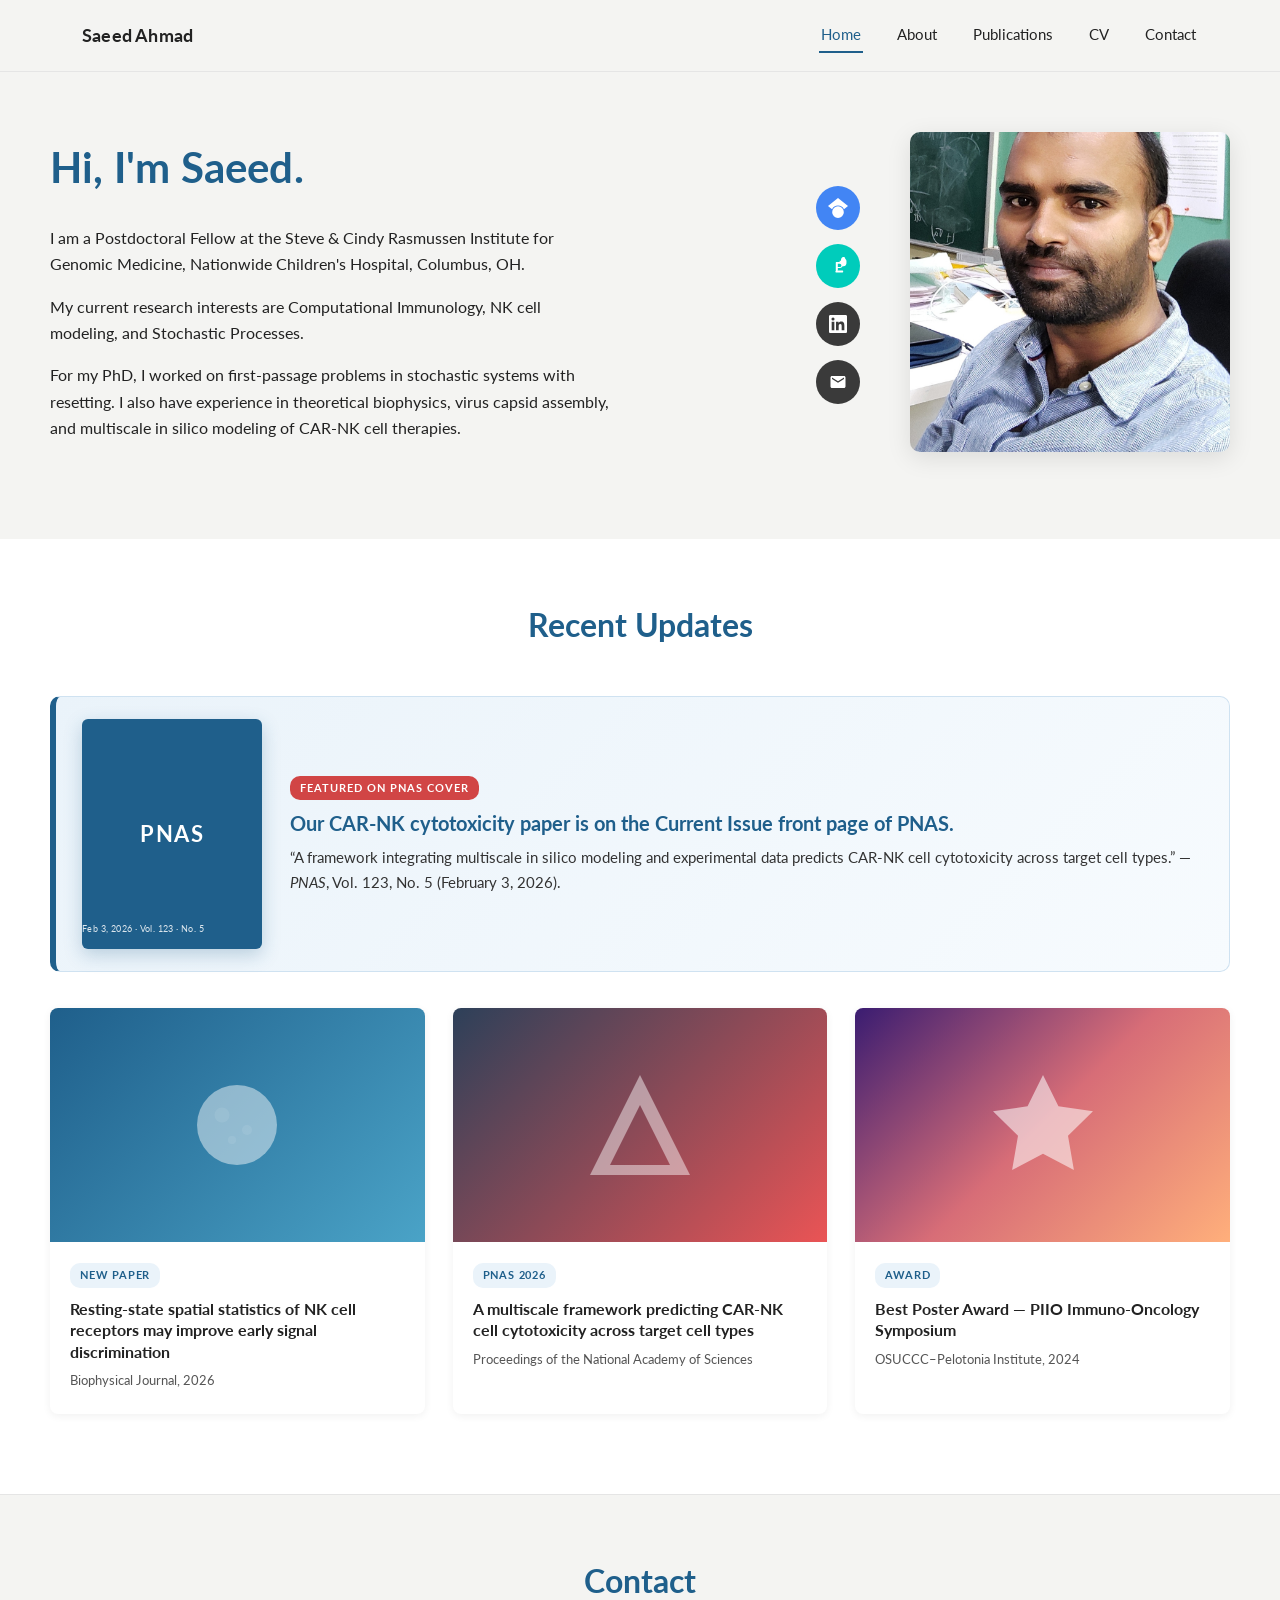
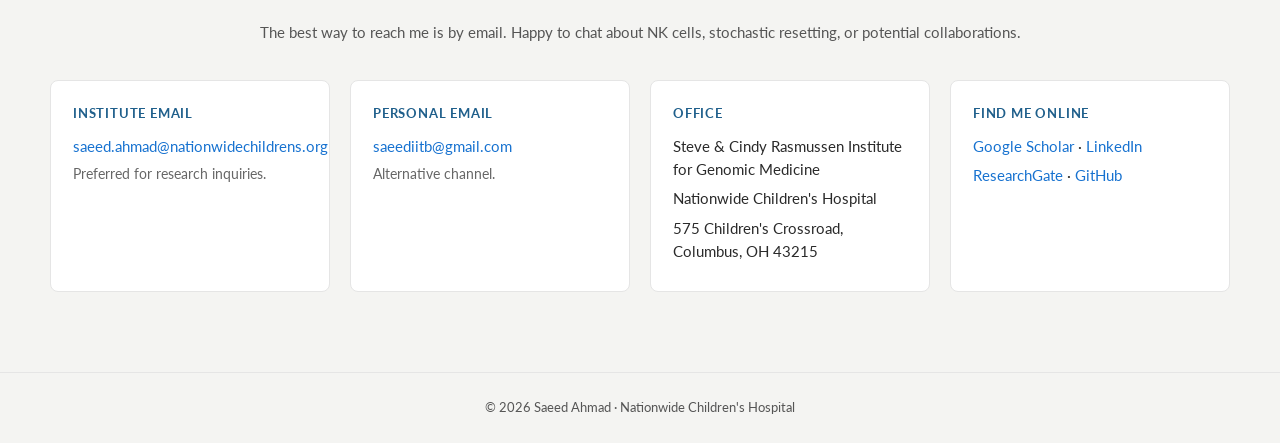
<file: index.html>
<!DOCTYPE html>
<html lang="en">
<head>
  <meta charset="UTF-8">
  <title>Saeed Ahmad</title>
  <meta name="viewport" content="width=device-width, initial-scale=1">
  <meta name="description" content="Saeed Ahmad — Postdoctoral fellow at Nationwide Children's Hospital. Computational biology, stochastic processes, and NK cell immunology.">
  <link href="https://fonts.googleapis.com/css?family=Lato:400,700&display=swap" rel="stylesheet">
  <style>
    /* =========================================================
       Saeed Ahmad — homepage (hero layout)
       Inspired by a clean, minimal academic layout
       ========================================================= */

    :root {
      --bg: #f4f4f2;
      --bg-white: #ffffff;
      --text: #222;
      --muted: #555;
      --link: #1772d0;
      --link-hover: #f09228;
      --border: #e5e5e5;
      --accent: #1f5f8b;       /* Ishant-style blue */
      --icon-bg: #3a3a3a;
      --icon-bg-hover: #1f5f8b;
      --max-width: 1180px;
    }

    * { box-sizing: border-box; }

    html, body {
      margin: 0;
      padding: 0;
      background: var(--bg);
      color: var(--text);
      font-family: 'Lato', Verdana, Helvetica, sans-serif;
      font-size: 16px;
      line-height: 1.65;
      -webkit-font-smoothing: antialiased;
    }

    a {
      color: var(--link);
      text-decoration: none;
      transition: color 0.15s ease-in-out;
    }
    a:hover, a:focus { color: var(--link-hover); }

    p { margin: 0 0 14px 0; }

    /* ---------- Top Nav Bar ---------- */
    .topnav {
      background: var(--bg);
      border-bottom: 1px solid var(--border);
    }
    .topnav-inner {
      max-width: var(--max-width);
      margin: 0 auto;
      padding: 18px 32px;
      display: flex;
      align-items: center;
      justify-content: space-between;
    }
    .brand {
      font-size: 18px;
      font-weight: 700;
      color: var(--text);
      letter-spacing: 0.2px;
    }
    .nav-links {
      display: flex;
      gap: 32px;
      align-items: center;
    }
    .nav-links a {
      color: var(--text);
      font-size: 15px;
      font-weight: 400;
      padding: 4px 2px;
      border-bottom: 2px solid transparent;
    }
    .nav-links a.active,
    .nav-links a:hover {
      color: var(--accent);
      border-bottom-color: var(--accent);
    }
    .nav-search {
      background: none;
      border: none;
      color: var(--muted);
      cursor: pointer;
      font-size: 16px;
      padding: 4px;
    }
    .nav-search:hover { color: var(--accent); }

    /* ---------- Hero Section ---------- */
    .hero {
      background: var(--bg);
      padding: 60px 32px 80px 32px;
    }
    .hero-inner {
      max-width: var(--max-width);
      margin: 0 auto;
      display: grid;
      grid-template-columns: 1fr auto auto;
      gap: 40px;
      align-items: center;
    }
    .hero-text { max-width: 560px; }
    .hero-title {
      font-size: 42px;
      font-weight: 700;
      color: var(--accent);
      margin: 0 0 22px 0;
      letter-spacing: 0.2px;
    }
    .hero-text p {
      font-size: 16px;
      color: var(--text);
      margin-bottom: 16px;
    }

    /* Social icon column */
    .hero-socials {
      display: flex;
      flex-direction: column;
      gap: 14px;
      align-items: center;
      padding: 0 10px;
    }
    .social-btn {
      display: flex;
      align-items: center;
      justify-content: center;
      width: 44px;
      height: 44px;
      border-radius: 50%;
      background: var(--icon-bg);
      color: #fff;
      font-size: 18px;
      transition: background 0.2s ease, transform 0.2s ease;
    }
    .social-btn:hover {
      background: var(--icon-bg-hover);
      color: #fff;
      transform: translateY(-2px);
    }
    .social-btn.scholar {
      background: #4285F4;
    }
    .social-btn.scholar:hover { background: #1a56c2; }
    .social-btn.researchgate {
      background: #00ccbb;
    }
    .social-btn.researchgate:hover { background: #008f83; }

    /* Profile photo */
    .hero-photo {
      width: 320px;
      max-width: 100%;
    }
    .hero-photo img {
      width: 100%;
      aspect-ratio: 1 / 1;
      object-fit: cover;
      border-radius: 10px;
      box-shadow: 0 6px 24px rgba(0,0,0,0.10);
    }

    /* ---------- Recent Updates ---------- */
    .updates {
      background: var(--bg-white);
      padding: 60px 32px 80px 32px;
    }
    .updates-inner {
      max-width: var(--max-width);
      margin: 0 auto;
    }
    .updates h2 {
      text-align: center;
      font-size: 32px;
      font-weight: 700;
      color: var(--accent);
      margin: 0 0 44px 0;
    }

    /* Featured / highlight banner */
    .featured {
      display: grid;
      grid-template-columns: 180px 1fr;
      gap: 28px;
      align-items: center;
      background: linear-gradient(135deg, #eaf3fa 0%, #f7fbfe 100%);
      border: 1px solid #cfe2f1;
      border-left: 6px solid var(--accent);
      border-radius: 10px;
      padding: 22px 26px;
      margin-bottom: 36px;
      text-decoration: none;
      color: inherit;
      transition: transform 0.25s ease, box-shadow 0.25s ease;
    }
    .featured:hover {
      transform: translateY(-2px);
      box-shadow: 0 10px 28px rgba(31,95,139,0.12);
    }
    .featured-badge {
      display: flex;
      align-items: center;
      justify-content: center;
      background: var(--accent);
      color: #fff;
      aspect-ratio: 1 / 1.28;
      border-radius: 6px;
      font-weight: 700;
      font-size: 22px;
      letter-spacing: 1.5px;
      box-shadow: 0 6px 18px rgba(31,95,139,0.25);
      position: relative;
      overflow: hidden;
    }
    .featured-badge::after {
      content: "Feb 3, 2026 · Vol. 123 · No. 5";
      position: absolute;
      bottom: 12px;
      left: 0; right: 0;
      font-size: 9px;
      font-weight: 400;
      letter-spacing: 0.4px;
      opacity: 0.85;
    }
    .featured-body .eyebrow {
      display: inline-block;
      font-size: 11px;
      font-weight: 700;
      letter-spacing: 1px;
      text-transform: uppercase;
      color: #fff;
      background: #d14545;
      padding: 3px 10px;
      border-radius: 10px;
      margin-bottom: 10px;
    }
    .featured-body h3 {
      font-size: 20px;
      font-weight: 700;
      color: var(--accent);
      margin: 0 0 8px 0;
      line-height: 1.35;
    }
    .featured-body p {
      color: #333;
      margin: 0;
      font-size: 15px;
    }
    @media (max-width: 640px) {
      .featured { grid-template-columns: 1fr; text-align: center; }
      .featured-badge { width: 140px; margin: 0 auto; }
    }
    .update-grid {
      display: grid;
      grid-template-columns: repeat(auto-fit, minmax(300px, 1fr));
      gap: 28px;
    }
    .update-card {
      background: var(--bg-white);
      border-radius: 8px;
      overflow: hidden;
      box-shadow: 0 2px 8px rgba(0,0,0,0.06);
      transition: transform 0.25s ease, box-shadow 0.25s ease;
      display: flex;
      flex-direction: column;
    }
    .update-card:hover {
      transform: translateY(-4px);
      box-shadow: 0 8px 20px rgba(0,0,0,0.10);
    }
    .update-thumb {
      width: 100%;
      aspect-ratio: 16 / 10;
      display: flex;
      align-items: center;
      justify-content: center;
      color: rgba(255,255,255,0.92);
      font-size: 54px;
      position: relative;
      overflow: hidden;
    }
    .thumb-1 { background: linear-gradient(135deg, #1f5f8b, #4aa3c7); }
    .thumb-2 { background: linear-gradient(135deg, #2d4059, #ea5455); }
    .thumb-3 { background: linear-gradient(135deg, #3a1c71, #d76d77, #ffaf7b); }
    .update-body {
      padding: 18px 20px 22px 20px;
    }
    .update-tag {
      display: inline-block;
      font-size: 11px;
      font-weight: 700;
      letter-spacing: 0.8px;
      text-transform: uppercase;
      color: var(--accent);
      background: #eaf3fa;
      padding: 3px 10px;
      border-radius: 10px;
      margin-bottom: 10px;
    }
    .update-title {
      font-size: 16px;
      font-weight: 700;
      color: #222;
      margin: 0 0 8px 0;
      line-height: 1.35;
    }
    .update-meta {
      font-size: 13px;
      color: var(--muted);
      margin: 0;
    }

    /* ---------- Contact ---------- */
    .contact {
      background: var(--bg);
      padding: 60px 32px 80px 32px;
      border-top: 1px solid var(--border);
    }
    .contact-inner {
      max-width: var(--max-width);
      margin: 0 auto;
    }
    .contact h2 {
      text-align: center;
      font-size: 32px;
      font-weight: 700;
      color: var(--accent);
      margin: 0 0 12px 0;
    }
    .contact .contact-sub {
      text-align: center;
      color: var(--muted);
      font-size: 15px;
      margin: 0 0 36px 0;
    }
    .contact-grid {
      display: grid;
      grid-template-columns: repeat(auto-fit, minmax(260px, 1fr));
      gap: 20px;
    }
    .contact-card {
      background: var(--bg-white);
      border: 1px solid var(--border);
      border-radius: 8px;
      padding: 22px 22px;
    }
    .contact-card h3 {
      font-size: 13px;
      font-weight: 700;
      letter-spacing: 0.8px;
      text-transform: uppercase;
      color: var(--accent);
      margin: 0 0 10px 0;
    }
    .contact-card p {
      margin: 0 0 6px 0;
      font-size: 15px;
      color: #2a2a2a;
      line-height: 1.55;
    }
    .contact-card a { color: var(--link); }

    /* ---------- Footer ---------- */
    .site-footer {
      background: var(--bg);
      border-top: 1px solid var(--border);
      padding: 24px 32px;
      text-align: center;
      font-size: 13px;
      color: var(--muted);
    }

    /* ---------- Responsive ---------- */
    @media (max-width: 900px) {
      .hero-inner {
        grid-template-columns: 1fr;
        justify-items: center;
        text-align: center;
        gap: 28px;
      }
      .hero-text { order: 2; }
      .hero-socials { order: 3; flex-direction: row; }
      .hero-photo { order: 1; width: 240px; }
      .hero-title { font-size: 34px; }
    }
    @media (max-width: 640px) {
      .topnav-inner { padding: 14px 18px; flex-wrap: wrap; gap: 10px; }
      .nav-links { gap: 18px; }
      .nav-links a { font-size: 14px; }
      .hero { padding: 40px 18px 50px 18px; }
      .updates { padding: 40px 18px 60px 18px; }
      .hero-title { font-size: 28px; }
    }
  </style>
</head>
<body>

  <!-- ===== Top Navigation ===== -->
  <nav class="topnav">
    <div class="topnav-inner">
      <div class="brand">Saeed Ahmad</div>
      <div class="nav-links">
        <a href="#" class="active">Home</a>
        <a href="about.html">About</a>
        <a href="publications.html">Publications</a>
        <a href="cv.html">CV</a>
        <a href="#contact">Contact</a>
      </div>
    </div>
  </nav>

  <!-- ===== Hero ===== -->
  <section class="hero">
    <div class="hero-inner">

      <div class="hero-text">
        <h1 class="hero-title">Hi, I'm Saeed.</h1>
        <p>
          I am a Postdoctoral Fellow at the Steve &amp; Cindy Rasmussen Institute for
          Genomic Medicine, Nationwide Children's Hospital, Columbus, OH.
        </p>
        <p>
          My current research interests are Computational Immunology, NK cell modeling,
          and Stochastic Processes.
        </p>
        <p>
          For my PhD, I worked on first-passage problems in stochastic systems with
          resetting. I also have experience in theoretical biophysics, virus capsid
          assembly, and multiscale in silico modeling of CAR-NK cell therapies.
        </p>
      </div>

      <div class="hero-socials">
        <a class="social-btn scholar" href="https://scholar.google.com/citations?user=5NiP6fwAAAAJ&amp;hl=en" target="_blank" rel="noopener" title="Google Scholar" aria-label="Google Scholar">
          <svg width="20" height="20" viewBox="0 0 24 24" fill="currentColor"><path d="M12 24a7 7 0 1 1 0-14 7 7 0 0 1 0 14zm0-24L0 9.5l4.838 3.94A8 8 0 0 1 12 9a8 8 0 0 1 7.162 4.44L24 9.5z"/></svg>
        </a>
        <a class="social-btn researchgate" href="https://www.researchgate.net/profile/Saeed-Ahmad-15" target="_blank" rel="noopener" title="ResearchGate" aria-label="ResearchGate">
          <svg width="18" height="18" viewBox="0 0 24 24" fill="currentColor"><path d="M19.586 0c-.818 0-1.508.19-2.073.565-.563.377-.97.936-1.213 1.68a3.193 3.193 0 0 0-.112.413 9.592 9.592 0 0 0-.078.475 15.97 15.97 0 0 0-.103 1.221 35.464 35.464 0 0 0-.04 1.725v.12c.001.392.013.975.04 1.725a15.97 15.97 0 0 0 .103 1.221c.013.073.04.23.078.475.038.243.075.38.112.412.244.744.65 1.303 1.213 1.68.565.376 1.255.564 2.073.564.826 0 1.532-.213 2.119-.64.586-.426 1.004-1.034 1.254-1.825.153-.472.25-.983.29-1.533.04-.55.06-1.26.06-2.127 0-.207-.005-.391-.014-.552a8.88 8.88 0 0 0-.044-.441 4.288 4.288 0 0 0-.077-.414c-.032-.13-.07-.267-.113-.413-.25-.79-.668-1.4-1.254-1.826C21.118.213 20.412 0 19.586 0zm-5.353 6.572h-4.51c-.377 0-.683.306-.683.683v10.15c0 .377.306.683.683.683h1.367c.377 0 .683-.306.683-.683v-2.735h2.46c2.735 0 4.92-2.185 4.92-4.919 0-2.734-2.185-4.919-4.92-4.919l.01-.26zM9.3 17.998c-.377 0-.683.306-.683.683v1.367c0 .377.306.683.683.683h8.886c.377 0 .683-.306.683-.683v-1.367c0-.377-.306-.683-.683-.683H9.3zm4.92-9.059c1.257 0 2.277 1.02 2.277 2.278 0 1.258-1.02 2.278-2.277 2.278h-2.46V8.939h2.46z"/></svg>
        </a>
        <a class="social-btn" href="https://www.linkedin.com/in/saeed-ahmad-b1a531228/" target="_blank" rel="noopener" title="LinkedIn" aria-label="LinkedIn">
          <svg width="18" height="18" viewBox="0 0 24 24" fill="currentColor"><path d="M20.45 20.45h-3.56v-5.57c0-1.33-.03-3.04-1.85-3.04-1.85 0-2.13 1.45-2.13 2.94v5.67H9.36V9h3.41v1.56h.05c.48-.9 1.64-1.85 3.38-1.85 3.61 0 4.27 2.38 4.27 5.47v6.27zM5.34 7.43a2.06 2.06 0 1 1 0-4.13 2.06 2.06 0 0 1 0 4.13zm1.78 13.02H3.56V9h3.56v11.45zM22.22 0H1.77C.79 0 0 .77 0 1.72v20.56C0 23.23.79 24 1.77 24h20.45c.98 0 1.78-.77 1.78-1.72V1.72C24 .77 23.2 0 22.22 0z"/></svg>
        </a>
        <a class="social-btn" href="mailto:saeed.ahmad@nationwidechildrens.org" title="Email" aria-label="Email">
          <svg width="18" height="18" viewBox="0 0 24 24" fill="currentColor"><path d="M20 4H4c-1.1 0-2 .9-2 2v12c0 1.1.9 2 2 2h16c1.1 0 2-.9 2-2V6c0-1.1-.9-2-2-2zm0 4l-8 5-8-5V6l8 5 8-5v2z"/></svg>
        </a>
      </div>

      <div class="hero-photo">
        <img src="saeed.jpg" alt="Saeed Ahmad">
      </div>

    </div>
  </section>

  <!-- ===== Recent Updates ===== -->
  <section class="updates">
    <div class="updates-inner">
      <h2>Recent Updates</h2>

      <a class="featured" href="publications.html" aria-label="Featured on PNAS Current Issue cover">
        <div class="featured-badge">PNAS</div>
        <div class="featured-body">
          <span class="eyebrow">Featured on PNAS Cover</span>
          <h3>Our CAR-NK cytotoxicity paper is on the Current Issue front page of PNAS.</h3>
          <p>
            &ldquo;A framework integrating multiscale in silico modeling and experimental data predicts
            CAR-NK cell cytotoxicity across target cell types.&rdquo; — <em>PNAS</em>, Vol. 123, No. 5
            (February 3, 2026).
          </p>
        </div>
      </a>

      <div class="update-grid">

        <a class="update-card" href="publications.html">
          <div class="update-thumb thumb-1" aria-hidden="true">
            <!-- abstract cell icon -->
            <svg width="120" height="120" viewBox="0 0 24 24" fill="currentColor" opacity="0.5"><circle cx="12" cy="12" r="8"/><circle cx="9" cy="10" r="1.5" fill="#fff"/><circle cx="14" cy="13" r="1" fill="#fff"/><circle cx="11" cy="15" r="0.8" fill="#fff"/></svg>
          </div>
          <div class="update-body">
            <span class="update-tag">New Paper</span>
            <h3 class="update-title">Resting-state spatial statistics of NK cell receptors may improve early signal discrimination</h3>
            <p class="update-meta">Biophysical Journal, 2026</p>
          </div>
        </a>

        <a class="update-card" href="publications.html">
          <div class="update-thumb thumb-2" aria-hidden="true">
            <svg width="120" height="120" viewBox="0 0 24 24" fill="currentColor" opacity="0.5"><path d="M12 2L2 22h20L12 2zm0 6l6 12H6l6-12z"/></svg>
          </div>
          <div class="update-body">
            <span class="update-tag">PNAS 2026</span>
            <h3 class="update-title">A multiscale framework predicting CAR-NK cell cytotoxicity across target cell types</h3>
            <p class="update-meta">Proceedings of the National Academy of Sciences</p>
          </div>
        </a>

        <a class="update-card" href="index_full.html#awards">
          <div class="update-thumb thumb-3" aria-hidden="true">
            <svg width="120" height="120" viewBox="0 0 24 24" fill="currentColor" opacity="0.6"><path d="M12 2l3.09 6.26L22 9.27l-5 4.87 1.18 6.88L12 17.77l-6.18 3.25L7 14.14 2 9.27l6.91-1.01L12 2z"/></svg>
          </div>
          <div class="update-body">
            <span class="update-tag">Award</span>
            <h3 class="update-title">Best Poster Award — PIIO Immuno-Oncology Symposium</h3>
            <p class="update-meta">OSUCCC–Pelotonia Institute, 2024</p>
          </div>
        </a>

      </div>
    </div>
  </section>

  <!-- ===== Contact ===== -->
  <section id="contact" class="contact">
    <div class="contact-inner">
      <h2>Contact</h2>
      <p class="contact-sub">The best way to reach me is by email. Happy to chat about NK cells, stochastic resetting, or potential collaborations.</p>

      <div class="contact-grid">
        <div class="contact-card">
          <h3>Institute Email</h3>
          <p><a href="mailto:saeed.ahmad@nationwidechildrens.org">saeed.ahmad@nationwidechildrens.org</a></p>
          <p style="font-size:13.5px;color:#666;">Preferred for research inquiries.</p>
        </div>

        <div class="contact-card">
          <h3>Personal Email</h3>
          <p><a href="mailto:saeediitb@gmail.com">saeediitb@gmail.com</a></p>
          <p style="font-size:13.5px;color:#666;">Alternative channel.</p>
        </div>

        <div class="contact-card">
          <h3>Office</h3>
          <p>Steve &amp; Cindy Rasmussen Institute for Genomic Medicine</p>
          <p>Nationwide Children's Hospital</p>
          <p>575 Children's Crossroad, Columbus, OH 43215</p>
        </div>

        <div class="contact-card">
          <h3>Find Me Online</h3>
          <p>
            <a href="https://scholar.google.com/citations?user=5NiP6fwAAAAJ&amp;hl=en" target="_blank" rel="noopener">Google Scholar</a> ·
            <a href="https://www.linkedin.com/in/saeed-ahmad-b1a531228/" target="_blank" rel="noopener">LinkedIn</a>
          </p>
          <p>
            <a href="https://www.researchgate.net/profile/Saeed-Ahmad-15" target="_blank" rel="noopener">ResearchGate</a> ·
            <a href="https://github.com/drsamalik" target="_blank" rel="noopener">GitHub</a>
          </p>
        </div>
      </div>
    </div>
  </section>

  <!-- ===== Footer ===== -->
  <footer class="site-footer">
    &copy; <span id="year"></span> Saeed Ahmad · Nationwide Children's Hospital
  </footer>

  <script>
    document.getElementById('year').textContent = new Date().getFullYear();
  </script>

</body>
</html>
</file>
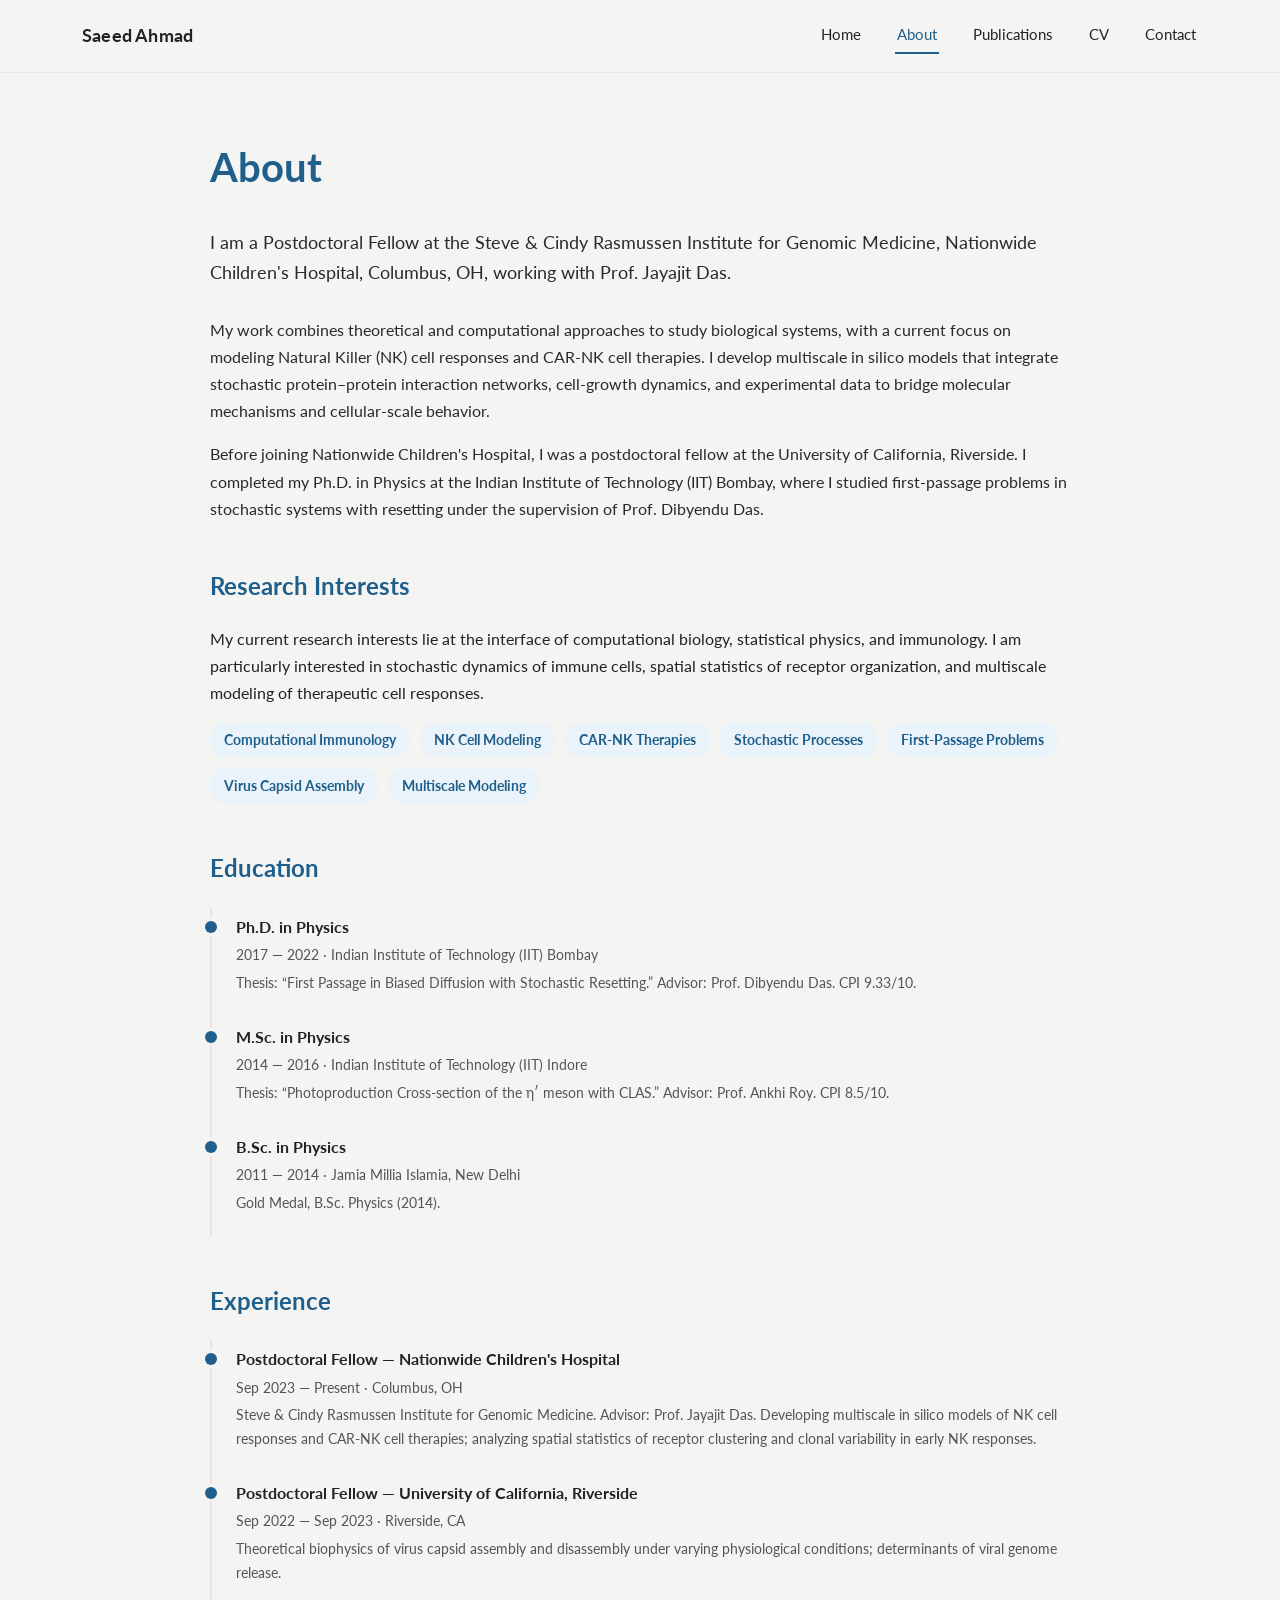
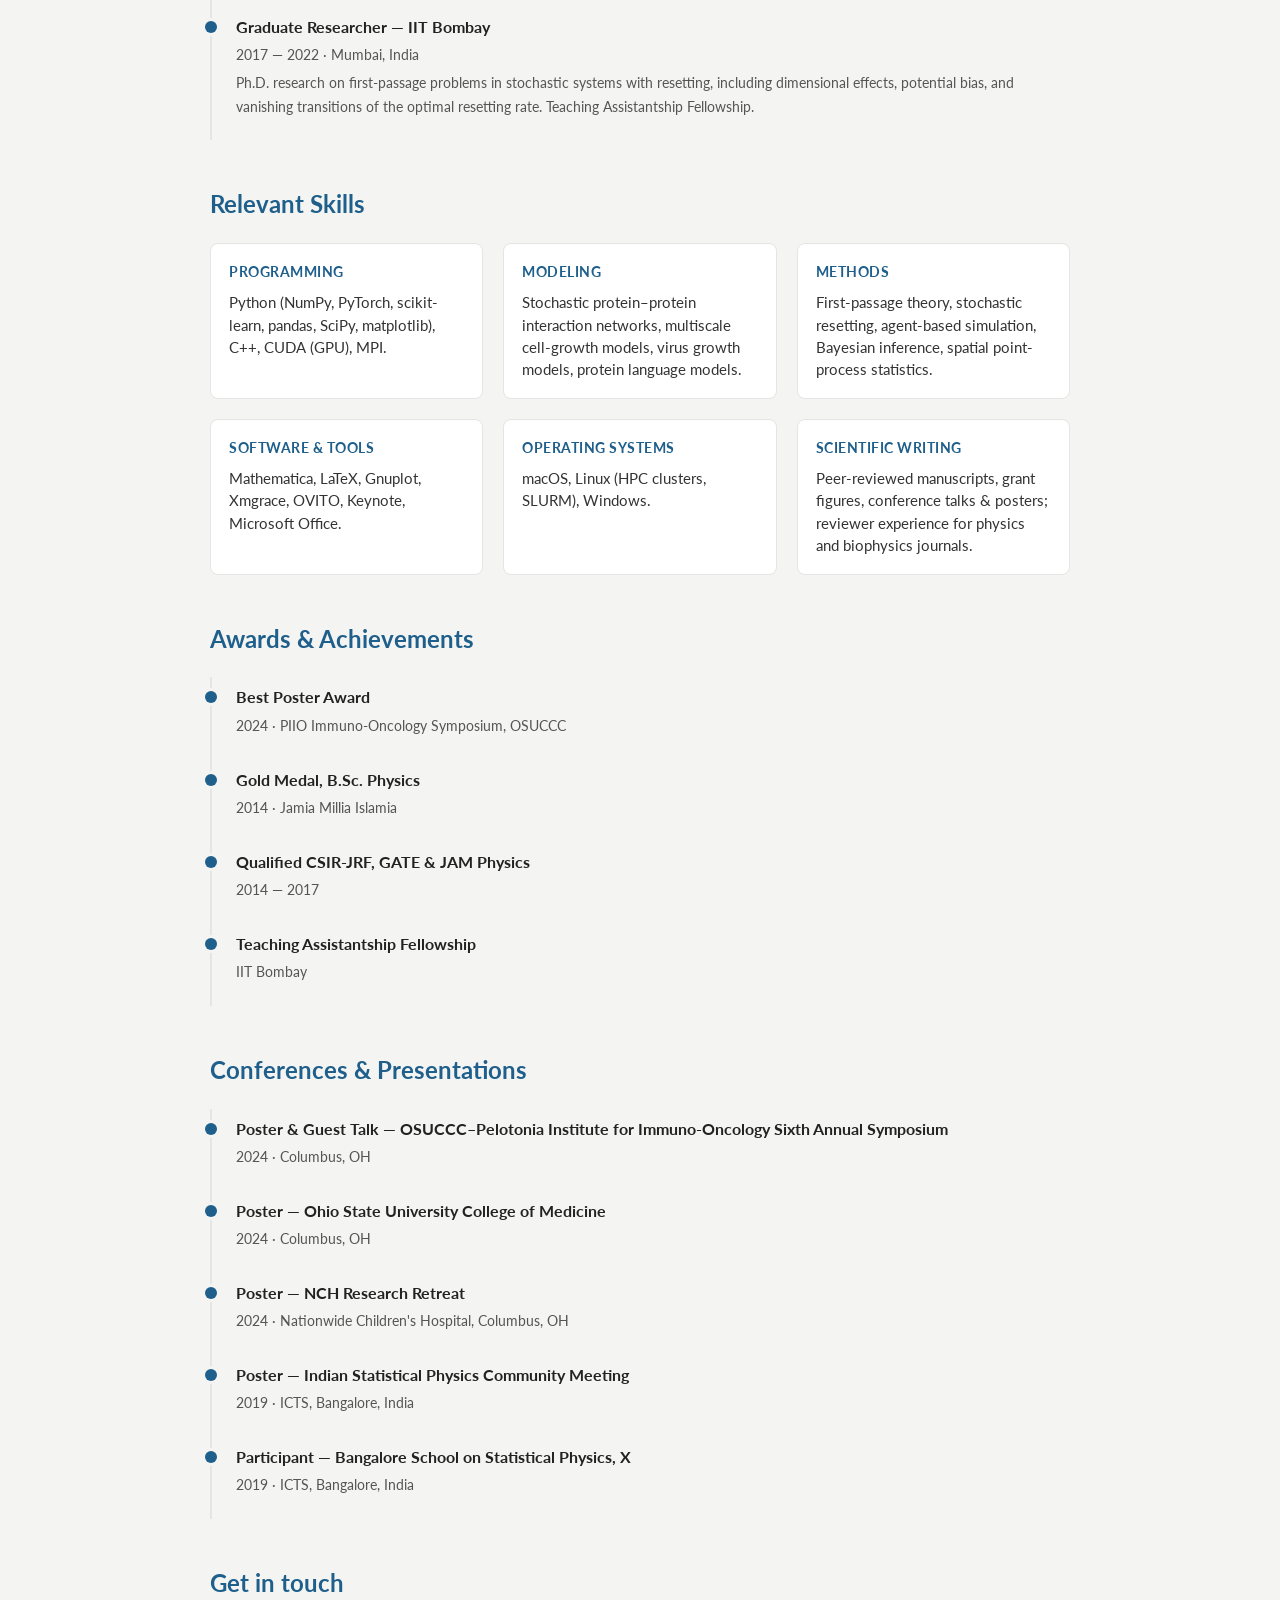
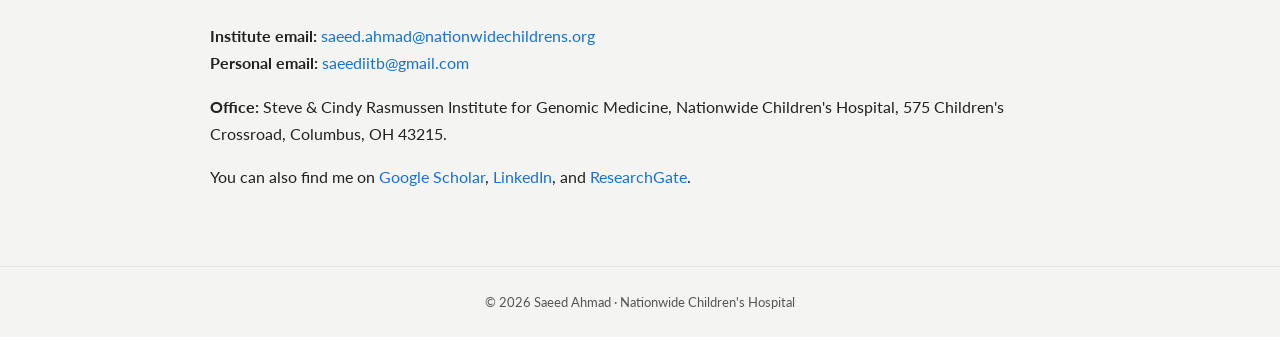
<file: about.html>
<!DOCTYPE html>
<html lang="en">
<head>
  <meta charset="UTF-8">
  <title>About — Saeed Ahmad</title>
  <meta name="viewport" content="width=device-width, initial-scale=1">
  <meta name="description" content="About Saeed Ahmad — Postdoctoral Fellow at Nationwide Children's Hospital. Education, research interests, and academic background.">
  <link href="https://fonts.googleapis.com/css?family=Lato:400,700&display=swap" rel="stylesheet">
  <style>
    /* =========================================================
       Saeed Ahmad — About page
       Matches the hero-style theme of index.html
       ========================================================= */

    :root {
      --bg: #f4f4f2;
      --bg-white: #ffffff;
      --text: #222;
      --muted: #555;
      --link: #1772d0;
      --link-hover: #f09228;
      --border: #e5e5e5;
      --accent: #1f5f8b;
      --max-width: 1180px;
    }

    * { box-sizing: border-box; }

    html, body {
      margin: 0;
      padding: 0;
      background: var(--bg);
      color: var(--text);
      font-family: 'Lato', Verdana, Helvetica, sans-serif;
      font-size: 16px;
      line-height: 1.7;
      -webkit-font-smoothing: antialiased;
    }

    a {
      color: var(--link);
      text-decoration: none;
      transition: color 0.15s ease-in-out;
    }
    a:hover, a:focus { color: var(--link-hover); }

    p { margin: 0 0 16px 0; }

    /* ---------- Top Nav (identical to homepage) ---------- */
    .topnav {
      background: var(--bg);
      border-bottom: 1px solid var(--border);
    }
    .topnav-inner {
      max-width: var(--max-width);
      margin: 0 auto;
      padding: 18px 32px;
      display: flex;
      align-items: center;
      justify-content: space-between;
    }
    .brand {
      font-size: 18px;
      font-weight: 700;
      color: var(--text);
      letter-spacing: 0.2px;
    }
    .nav-links {
      display: flex;
      gap: 32px;
      align-items: center;
    }
    .nav-links a {
      color: var(--text);
      font-size: 15px;
      font-weight: 400;
      padding: 4px 2px;
      border-bottom: 2px solid transparent;
    }
    .nav-links a.active,
    .nav-links a:hover {
      color: var(--accent);
      border-bottom-color: var(--accent);
    }
    .nav-search {
      background: none;
      border: none;
      color: var(--muted);
      cursor: pointer;
      font-size: 16px;
      padding: 4px;
    }
    .nav-search:hover { color: var(--accent); }

    /* ---------- About layout ---------- */
    .about {
      padding: 60px 32px 60px 32px;
      background: var(--bg);
    }
    .about-inner {
      max-width: 860px;
      margin: 0 auto;
    }
    .page-title {
      font-size: 40px;
      font-weight: 700;
      color: var(--accent);
      margin: 0 0 26px 0;
    }
    .lede {
      font-size: 18px;
      color: var(--text);
      margin-bottom: 28px;
    }

    .about-text p {
      color: #2a2a2a;
    }

    .about-section {
      margin-top: 44px;
    }
    .about-section h2 {
      font-size: 24px;
      font-weight: 700;
      color: var(--accent);
      margin: 0 0 18px 0;
    }
    .about-section h3 {
      font-size: 16px;
      font-weight: 700;
      color: #222;
      margin: 0 0 4px 0;
    }

    /* ---------- Timeline / Education ---------- */
    .timeline {
      list-style: none;
      padding: 0;
      margin: 0;
      border-left: 2px solid var(--border);
    }
    .timeline li {
      position: relative;
      padding: 6px 0 22px 24px;
    }
    .timeline li::before {
      content: "";
      position: absolute;
      left: -7px;
      top: 14px;
      width: 12px;
      height: 12px;
      border-radius: 50%;
      background: var(--accent);
      box-shadow: 0 0 0 3px var(--bg);
    }
    .timeline .date {
      display: block;
      color: var(--muted);
      font-size: 13.5px;
      margin-top: 2px;
    }
    .timeline .sub {
      display: block;
      color: var(--muted);
      font-size: 14px;
      margin-top: 4px;
    }

    /* Interests chip grid */
    .interest-grid {
      display: flex;
      flex-wrap: wrap;
      gap: 10px;
      margin-top: 10px;
    }
    .chip {
      background: #eaf3fa;
      color: var(--accent);
      font-size: 14px;
      font-weight: 700;
      padding: 6px 14px;
      border-radius: 16px;
    }

    /* Skills block */
    .skills-grid {
      display: grid;
      grid-template-columns: repeat(auto-fit, minmax(260px, 1fr));
      gap: 20px;
      margin-top: 10px;
    }
    .skill-card {
      background: var(--bg-white);
      border: 1px solid var(--border);
      border-radius: 8px;
      padding: 16px 18px;
    }
    .skill-card h3 {
      font-size: 14px;
      font-weight: 700;
      letter-spacing: 0.5px;
      text-transform: uppercase;
      color: var(--accent);
      margin: 0 0 8px 0;
    }
    .skill-card p {
      margin: 0;
      font-size: 14.5px;
      color: #333;
      line-height: 1.55;
    }

    /* ---------- Footer ---------- */
    .site-footer {
      background: var(--bg);
      border-top: 1px solid var(--border);
      padding: 24px 32px;
      text-align: center;
      font-size: 13px;
      color: var(--muted);
    }

    /* ---------- Responsive ---------- */
    @media (max-width: 640px) {
      .topnav-inner { padding: 14px 18px; flex-wrap: wrap; gap: 10px; }
      .nav-links { gap: 18px; }
      .nav-links a { font-size: 14px; }
      .about { padding: 40px 18px 50px 18px; }
      .page-title { font-size: 30px; }
      .lede { font-size: 16px; }
    }
  </style>
</head>
<body>

  <!-- ===== Top Navigation ===== -->
  <nav class="topnav">
    <div class="topnav-inner">
      <div class="brand">Saeed Ahmad</div>
      <div class="nav-links">
        <a href="index.html">Home</a>
        <a href="about.html" class="active">About</a>
        <a href="publications.html">Publications</a>
        <a href="cv.html">CV</a>
        <a href="index.html#contact">Contact</a>
      </div>
    </div>
  </nav>

  <!-- ===== About ===== -->
  <section class="about">
    <div class="about-inner">

      <h1 class="page-title">About</h1>

      <div class="about-text">
        <p class="lede">
          I am a Postdoctoral Fellow at the Steve &amp; Cindy Rasmussen Institute for
          Genomic Medicine, Nationwide Children's Hospital, Columbus, OH, working with
          Prof. Jayajit Das.
        </p>

        <p>
          My work combines theoretical and computational approaches to study biological
          systems, with a current focus on modeling Natural Killer (NK) cell responses
          and CAR-NK cell therapies. I develop multiscale in silico models that integrate
          stochastic protein–protein interaction networks, cell-growth dynamics, and
          experimental data to bridge molecular mechanisms and cellular-scale behavior.
        </p>

        <p>
          Before joining Nationwide Children's Hospital, I was a postdoctoral fellow at
          the University of California, Riverside. I completed my Ph.D. in Physics at
          the Indian Institute of Technology (IIT) Bombay, where I studied first-passage
          problems in stochastic systems with resetting under the supervision of
          Prof. Dibyendu Das.
        </p>
      </div>

      <!-- ===== Research Interests ===== -->
      <div class="about-section">
        <h2>Research Interests</h2>
        <p>
          My current research interests lie at the interface of computational biology,
          statistical physics, and immunology. I am particularly interested in stochastic
          dynamics of immune cells, spatial statistics of receptor organization, and
          multiscale modeling of therapeutic cell responses.
        </p>
        <div class="interest-grid">
          <span class="chip">Computational Immunology</span>
          <span class="chip">NK Cell Modeling</span>
          <span class="chip">CAR-NK Therapies</span>
          <span class="chip">Stochastic Processes</span>
          <span class="chip">First-Passage Problems</span>
          <span class="chip">Virus Capsid Assembly</span>
          <span class="chip">Multiscale Modeling</span>
        </div>
      </div>

      <!-- ===== Education ===== -->
      <div class="about-section">
        <h2>Education</h2>
        <ul class="timeline">
          <li>
            <h3>Ph.D. in Physics</h3>
            <span class="date">2017 — 2022 · Indian Institute of Technology (IIT) Bombay</span>
            <span class="sub">Thesis: “First Passage in Biased Diffusion with Stochastic Resetting.” Advisor: Prof. Dibyendu Das. CPI 9.33/10.</span>
          </li>
          <li>
            <h3>M.Sc. in Physics</h3>
            <span class="date">2014 — 2016 · Indian Institute of Technology (IIT) Indore</span>
            <span class="sub">Thesis: “Photoproduction Cross-section of the η′ meson with CLAS.” Advisor: Prof. Ankhi Roy. CPI 8.5/10.</span>
          </li>
          <li>
            <h3>B.Sc. in Physics</h3>
            <span class="date">2011 — 2014 · Jamia Millia Islamia, New Delhi</span>
            <span class="sub">Gold Medal, B.Sc. Physics (2014).</span>
          </li>
        </ul>
      </div>

      <!-- ===== Experience ===== -->
      <div class="about-section">
        <h2>Experience</h2>
        <ul class="timeline">
          <li>
            <h3>Postdoctoral Fellow — Nationwide Children's Hospital</h3>
            <span class="date">Sep 2023 — Present · Columbus, OH</span>
            <span class="sub">
              Steve &amp; Cindy Rasmussen Institute for Genomic Medicine. Advisor: Prof. Jayajit Das.
              Developing multiscale in silico models of NK cell responses and CAR-NK cell
              therapies; analyzing spatial statistics of receptor clustering and clonal
              variability in early NK responses.
            </span>
          </li>
          <li>
            <h3>Postdoctoral Fellow — University of California, Riverside</h3>
            <span class="date">Sep 2022 — Sep 2023 · Riverside, CA</span>
            <span class="sub">
              Theoretical biophysics of virus capsid assembly and disassembly under varying
              physiological conditions; determinants of viral genome release.
            </span>
          </li>
          <li>
            <h3>Graduate Researcher — IIT Bombay</h3>
            <span class="date">2017 — 2022 · Mumbai, India</span>
            <span class="sub">
              Ph.D. research on first-passage problems in stochastic systems with resetting,
              including dimensional effects, potential bias, and vanishing transitions of the
              optimal resetting rate. Teaching Assistantship Fellowship.
            </span>
          </li>
        </ul>
      </div>

      <!-- ===== Skills ===== -->
      <div class="about-section">
        <h2>Relevant Skills</h2>
        <div class="skills-grid">
          <div class="skill-card">
            <h3>Programming</h3>
            <p>Python (NumPy, PyTorch, scikit-learn, pandas, SciPy, matplotlib), C++, CUDA (GPU), MPI.</p>
          </div>
          <div class="skill-card">
            <h3>Modeling</h3>
            <p>Stochastic protein–protein interaction networks, multiscale cell-growth models, virus growth models, protein language models.</p>
          </div>
          <div class="skill-card">
            <h3>Methods</h3>
            <p>First-passage theory, stochastic resetting, agent-based simulation, Bayesian inference, spatial point-process statistics.</p>
          </div>
          <div class="skill-card">
            <h3>Software &amp; Tools</h3>
            <p>Mathematica, LaTeX, Gnuplot, Xmgrace, OVITO, Keynote, Microsoft Office.</p>
          </div>
          <div class="skill-card">
            <h3>Operating Systems</h3>
            <p>macOS, Linux (HPC clusters, SLURM), Windows.</p>
          </div>
          <div class="skill-card">
            <h3>Scientific Writing</h3>
            <p>Peer-reviewed manuscripts, grant figures, conference talks &amp; posters; reviewer experience for physics and biophysics journals.</p>
          </div>
        </div>
      </div>

      <!-- ===== Awards & Achievements ===== -->
      <div class="about-section">
        <h2>Awards &amp; Achievements</h2>
        <ul class="timeline">
          <li>
            <h3>Best Poster Award</h3>
            <span class="date">2024 · PIIO Immuno-Oncology Symposium, OSUCCC</span>
          </li>
          <li>
            <h3>Gold Medal, B.Sc. Physics</h3>
            <span class="date">2014 · Jamia Millia Islamia</span>
          </li>
          <li>
            <h3>Qualified CSIR-JRF, GATE &amp; JAM Physics</h3>
            <span class="date">2014 — 2017</span>
          </li>
          <li>
            <h3>Teaching Assistantship Fellowship</h3>
            <span class="date">IIT Bombay</span>
          </li>
        </ul>
      </div>

      <!-- ===== Conferences & Presentations ===== -->
      <div class="about-section">
        <h2>Conferences &amp; Presentations</h2>
        <ul class="timeline">
          <li>
            <h3>Poster &amp; Guest Talk — OSUCCC–Pelotonia Institute for Immuno-Oncology Sixth Annual Symposium</h3>
            <span class="date">2024 · Columbus, OH</span>
          </li>
          <li>
            <h3>Poster — Ohio State University College of Medicine</h3>
            <span class="date">2024 · Columbus, OH</span>
          </li>
          <li>
            <h3>Poster — NCH Research Retreat</h3>
            <span class="date">2024 · Nationwide Children's Hospital, Columbus, OH</span>
          </li>
          <li>
            <h3>Poster — Indian Statistical Physics Community Meeting</h3>
            <span class="date">2019 · ICTS, Bangalore, India</span>
          </li>
          <li>
            <h3>Participant — Bangalore School on Statistical Physics, X</h3>
            <span class="date">2019 · ICTS, Bangalore, India</span>
          </li>
        </ul>
      </div>

      <!-- ===== Contact ===== -->
      <div class="about-section">
        <h2>Get in touch</h2>
        <p>
          <strong>Institute email:</strong>
          <a href="mailto:saeed.ahmad@nationwidechildrens.org">saeed.ahmad@nationwidechildrens.org</a><br>
          <strong>Personal email:</strong>
          <a href="mailto:saeediitb@gmail.com">saeediitb@gmail.com</a>
        </p>
        <p>
          <strong>Office:</strong> Steve &amp; Cindy Rasmussen Institute for Genomic Medicine,
          Nationwide Children's Hospital, 575 Children's Crossroad, Columbus, OH 43215.
        </p>
        <p>
          You can also find me on
          <a href="https://scholar.google.com/citations?user=5NiP6fwAAAAJ&amp;hl=en" target="_blank" rel="noopener">Google Scholar</a>,
          <a href="https://www.linkedin.com/in/saeed-ahmad-b1a531228/" target="_blank" rel="noopener">LinkedIn</a>, and
          <a href="https://www.researchgate.net/profile/Saeed-Ahmad-15" target="_blank" rel="noopener">ResearchGate</a>.
        </p>
      </div>

    </div>
  </section>

  <!-- ===== Footer ===== -->
  <footer class="site-footer">
    &copy; <span id="year"></span> Saeed Ahmad · Nationwide Children's Hospital
  </footer>

  <script>
    document.getElementById('year').textContent = new Date().getFullYear();
  </script>

</body>
</html>
</file>
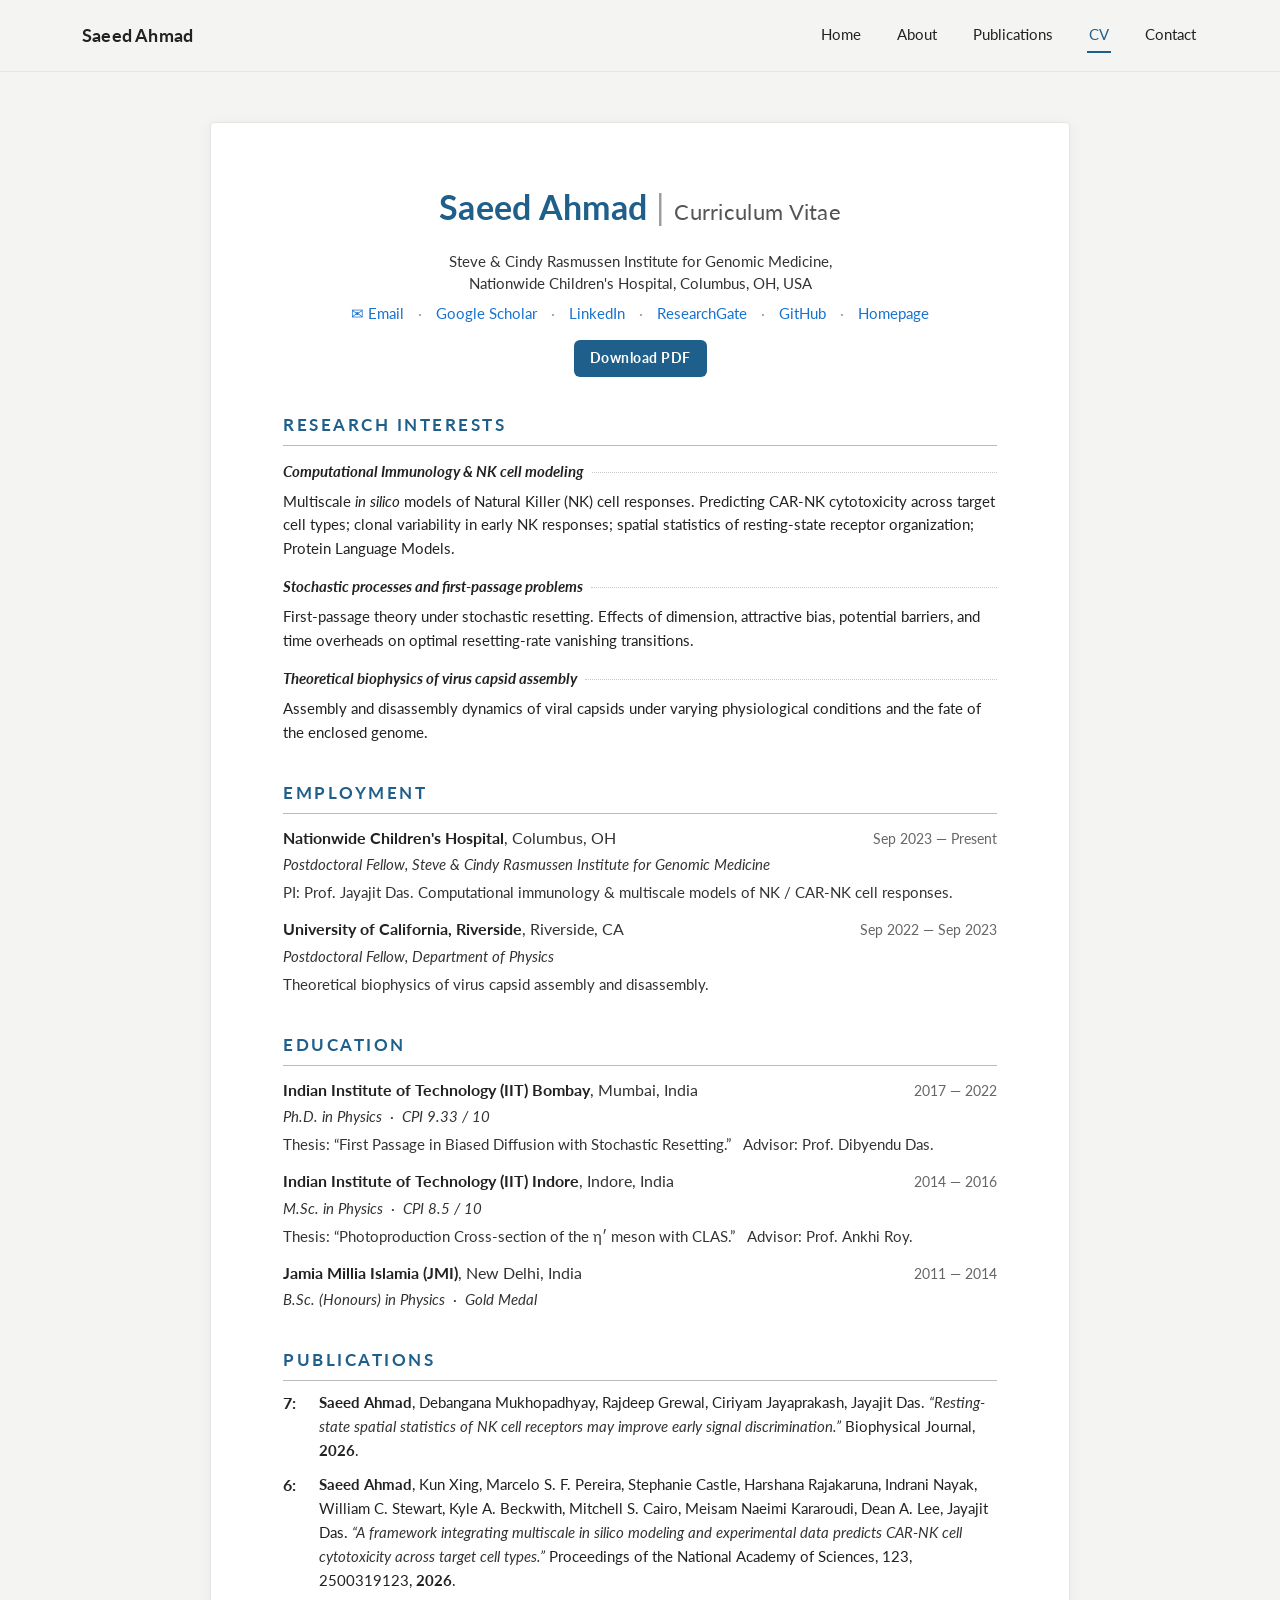
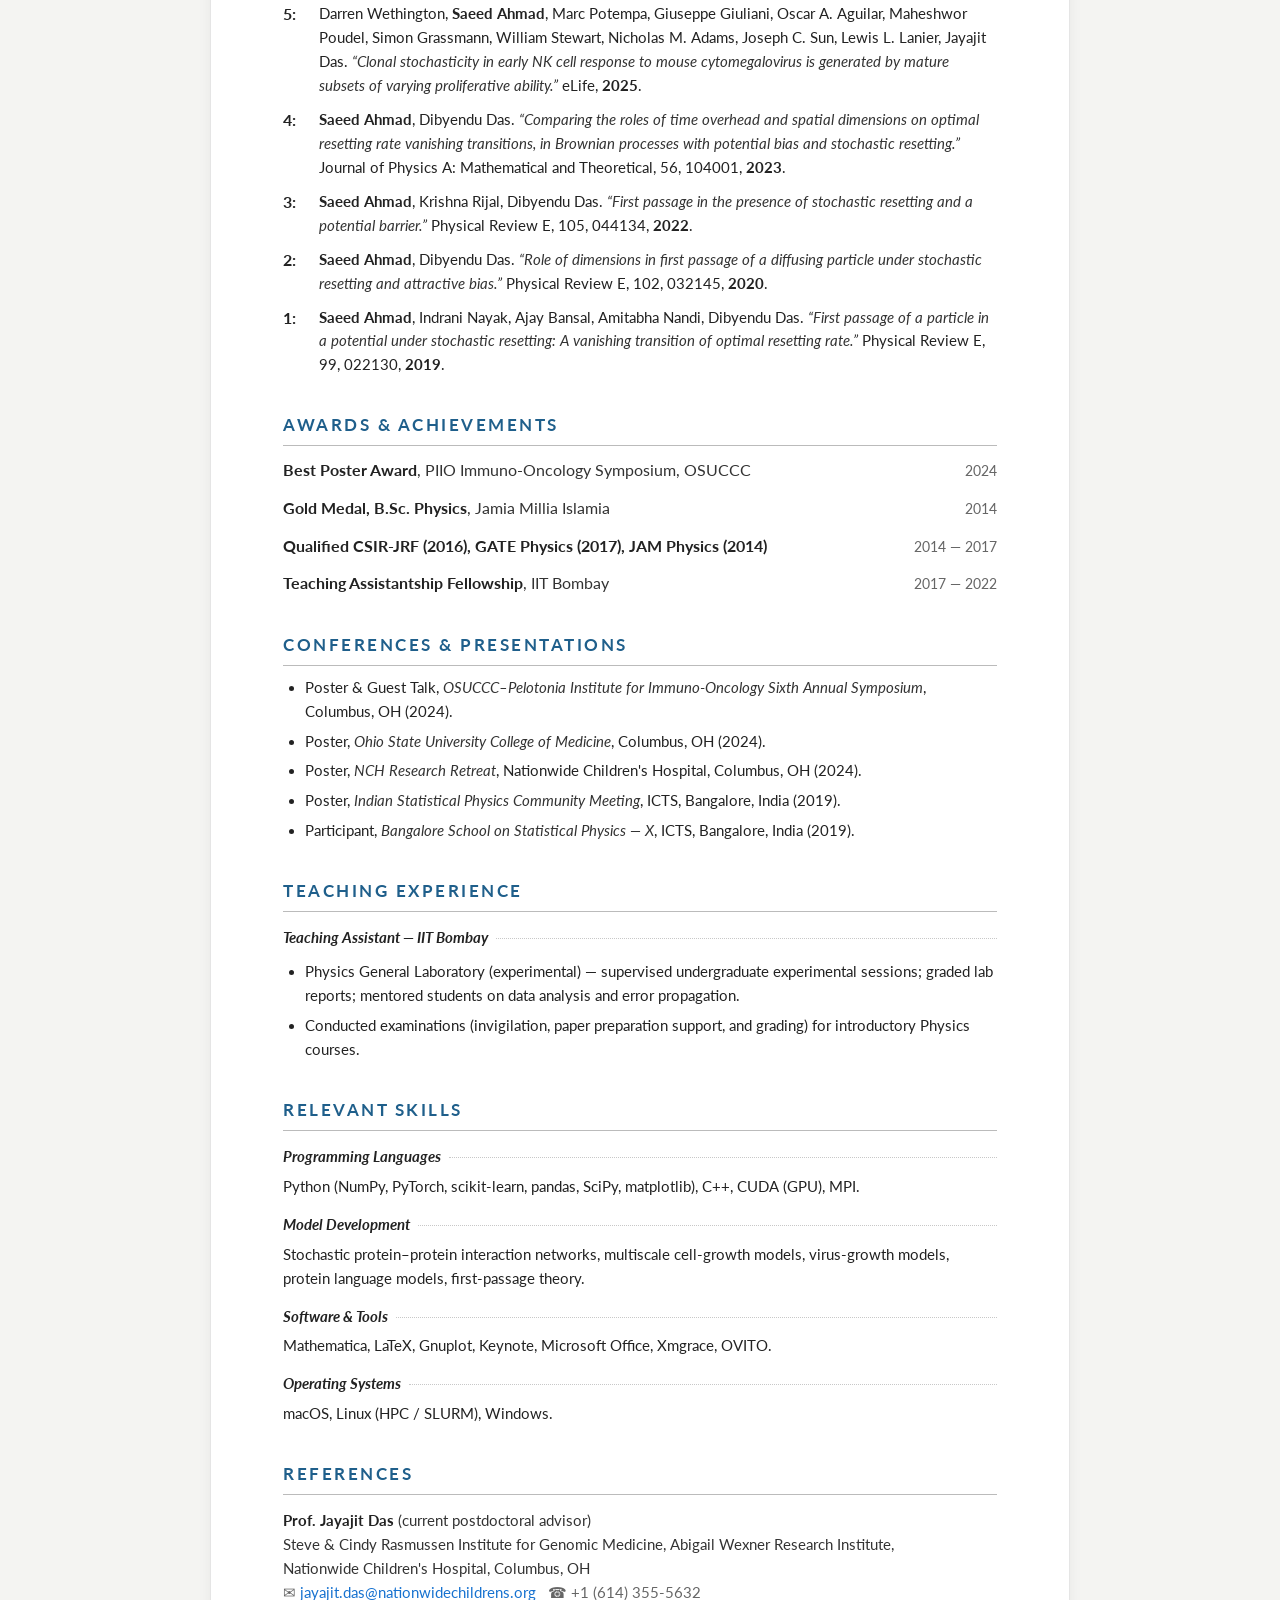
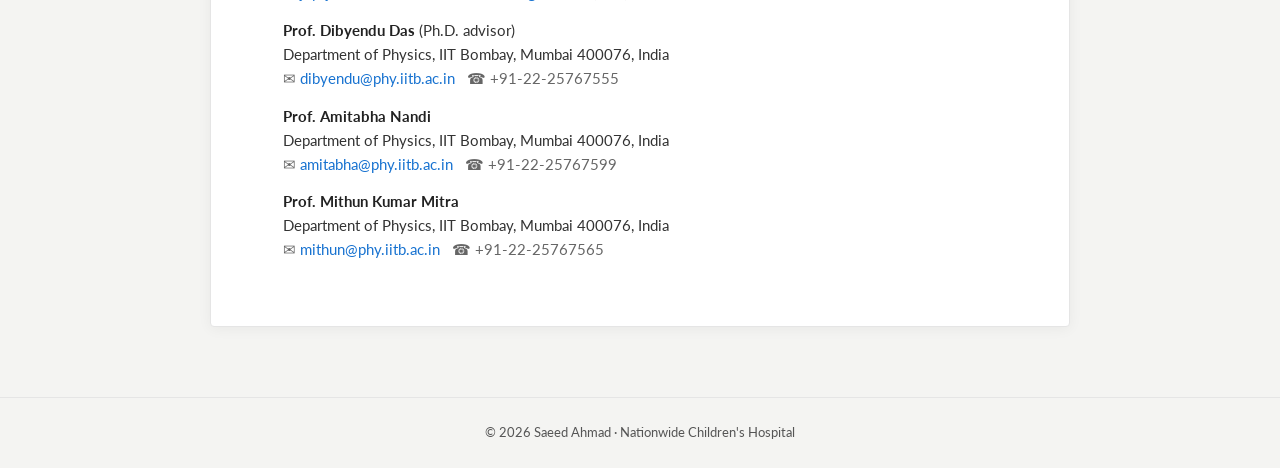
<file: cv.html>
<!DOCTYPE html>
<html lang="en">
<head>
  <meta charset="UTF-8">
  <title>CV — Saeed Ahmad</title>
  <meta name="viewport" content="width=device-width, initial-scale=1">
  <meta name="description" content="Curriculum Vitae of Saeed Ahmad — Postdoctoral Fellow, Nationwide Children's Hospital.">
  <link href="https://fonts.googleapis.com/css?family=Lato:400,700&display=swap" rel="stylesheet">
  <style>
    :root {
      --bg: #f4f4f2;
      --bg-white: #ffffff;
      --text: #222;
      --muted: #555;
      --sub-muted: #666;
      --link: #1772d0;
      --link-hover: #f09228;
      --border: #e5e5e5;
      --rule: #bbbbbb;
      --accent: #1f5f8b;
      --max-width: 1180px;
    }
    * { box-sizing: border-box; }
    html, body {
      margin: 0; padding: 0;
      background: var(--bg); color: var(--text);
      font-family: 'Lato', Verdana, Helvetica, sans-serif;
      font-size: 15.5px; line-height: 1.65;
      -webkit-font-smoothing: antialiased;
    }
    a { color: var(--link); text-decoration: none; transition: color 0.15s ease-in-out; }
    a:hover, a:focus { color: var(--link-hover); }
    p { margin: 0 0 10px 0; }

    /* ---------- Top Nav ---------- */
    .topnav { background: var(--bg); border-bottom: 1px solid var(--border); }
    .topnav-inner {
      max-width: var(--max-width); margin: 0 auto;
      padding: 18px 32px;
      display: flex; align-items: center; justify-content: space-between;
    }
    .brand { font-size: 18px; font-weight: 700; color: var(--text); letter-spacing: 0.2px; }
    .nav-links { display: flex; gap: 32px; align-items: center; }
    .nav-links a {
      color: var(--text); font-size: 15px; font-weight: 400;
      padding: 4px 2px; border-bottom: 2px solid transparent;
    }
    .nav-links a.active, .nav-links a:hover {
      color: var(--accent); border-bottom-color: var(--accent);
    }

    /* ---------- CV wrapper ---------- */
    .cv-wrap {
      background: var(--bg);
      padding: 50px 32px 70px 32px;
    }
    .cv-sheet {
      max-width: 860px; margin: 0 auto;
      background: var(--bg-white);
      padding: 56px 72px 64px 72px;
      border: 1px solid var(--border);
      border-radius: 4px;
      box-shadow: 0 2px 14px rgba(0,0,0,0.05);
    }

    /* ---------- Header block ---------- */
    .cv-name {
      text-align: center;
      font-size: 34px; font-weight: 700;
      color: var(--accent);
      margin: 0 0 4px 0;
      letter-spacing: 0.3px;
    }
    .cv-subtitle {
      text-align: center;
      font-size: 15px; font-style: italic;
      color: var(--sub-muted);
      margin: 0 0 16px 0;
    }
    .cv-affil {
      text-align: center;
      font-size: 14.5px; color: #333;
      margin: 0 0 6px 0;
      line-height: 1.5;
    }
    .cv-links {
      text-align: center;
      font-size: 14.5px;
      margin: 8px 0 2px 0;
    }
    .cv-links a {
      color: var(--link);
      margin: 0 2px;
    }
    .cv-links .sep { color: #999; margin: 0 8px; }
    .cv-links .icon { margin-right: 4px; }
    .cv-download {
      text-align: center;
      margin-top: 14px;
    }
    .cv-download a {
      display: inline-block;
      background: var(--accent);
      color: #fff;
      padding: 7px 16px;
      border-radius: 6px;
      font-size: 13.5px;
      font-weight: 700;
      letter-spacing: 0.5px;
    }
    .cv-download a:hover {
      background: #174b6e;
      color: #fff;
    }

    /* ---------- Section heading (blue + horizontal rule) ---------- */
    .cv-section {
      margin-top: 34px;
    }
    .cv-section h2 {
      font-size: 17px;
      font-weight: 700;
      color: var(--accent);
      letter-spacing: 2.5px;
      text-transform: uppercase;
      margin: 0 0 10px 0;
      padding-bottom: 6px;
      border-bottom: 1px solid var(--rule);
    }

    /* ---------- Sub heading with dotted trailing rule ---------- */
    .cv-subhead {
      display: flex;
      align-items: baseline;
      gap: 8px;
      margin: 14px 0 6px 0;
      font-size: 14.5px;
      font-weight: 700;
      font-style: italic;
      color: #222;
    }
    .cv-subhead .label { white-space: nowrap; }
    .cv-subhead .dots {
      flex: 1;
      border-bottom: 1.5px dotted #c8c8c8;
      transform: translateY(-4px);
    }

    /* ---------- Entry rows (Employment / Education) ---------- */
    .cv-entry {
      margin-top: 12px;
    }
    .cv-entry-row {
      display: flex;
      justify-content: space-between;
      align-items: baseline;
      gap: 16px;
    }
    .cv-entry-row .place { font-weight: 700; color: #222; }
    .cv-entry-row .place .loc { font-weight: 400; color: #333; }
    .cv-entry-row .date {
      color: var(--sub-muted);
      font-size: 14px;
      white-space: nowrap;
    }
    .cv-entry .role {
      font-style: italic;
      color: #333;
      margin: 2px 0 0 0;
      font-size: 14.5px;
    }
    .cv-entry .desc {
      color: #333;
      font-size: 14.5px;
      margin: 4px 0 0 0;
    }

    /* ---------- Publications ---------- */
    .cv-pub {
      display: grid;
      grid-template-columns: 28px 1fr;
      gap: 8px;
      margin: 10px 0;
    }
    .cv-pub .num {
      font-weight: 700;
      color: #222;
    }
    .cv-pub .body { font-size: 14.5px; color: #222; }
    .cv-pub .body b { color: #222; }
    .cv-pub .body i { color: #333; }
    .cv-pub .body .year { font-weight: 700; color: #222; }

    /* ---------- Conferences ---------- */
    .cv-list {
      list-style: disc;
      padding-left: 22px;
      margin: 10px 0 0 0;
    }
    .cv-list li {
      margin: 6px 0;
      font-size: 14.5px;
    }
    .cv-list li i { color: #333; }

    /* ---------- Skills / Teaching plain rows ---------- */
    .cv-row {
      margin-top: 6px;
      font-size: 14.5px;
      color: #222;
    }

    /* ---------- References ---------- */
    .cv-ref {
      margin-top: 14px;
      font-size: 14.5px;
      color: #222;
    }
    .cv-ref .name { font-weight: 700; }
    .cv-ref .line { color: #333; }
    .cv-ref .contact { color: var(--sub-muted); }

    /* ---------- Footer ---------- */
    .site-footer {
      background: var(--bg); border-top: 1px solid var(--border);
      padding: 24px 32px; text-align: center;
      font-size: 13px; color: var(--muted);
    }

    /* ---------- Responsive ---------- */
    @media (max-width: 720px) {
      .cv-sheet { padding: 36px 22px 44px 22px; }
      .cv-name { font-size: 26px; }
      .cv-entry-row { flex-direction: column; gap: 2px; }
      .cv-entry-row .date { font-size: 13px; }
    }
    @media (max-width: 640px) {
      .topnav-inner { padding: 14px 18px; flex-wrap: wrap; gap: 10px; }
      .nav-links { gap: 18px; }
      .nav-links a { font-size: 14px; }
      .cv-wrap { padding: 30px 12px 50px 12px; }
    }
  </style>
</head>
<body>

  <!-- ===== Top Navigation ===== -->
  <nav class="topnav">
    <div class="topnav-inner">
      <div class="brand">Saeed Ahmad</div>
      <div class="nav-links">
        <a href="index.html">Home</a>
        <a href="about.html">About</a>
        <a href="publications.html">Publications</a>
        <a href="cv.html" class="active">CV</a>
        <a href="index.html#contact">Contact</a>
      </div>
    </div>
  </nav>

  <!-- ===== CV Content ===== -->
  <section class="cv-wrap">
    <article class="cv-sheet">

      <h1 class="cv-name">Saeed Ahmad <span style="color:#999;font-weight:400;">| </span><span style="color:var(--muted);font-weight:400;font-size:22px;">Curriculum Vitae</span></h1>
      <p class="cv-subtitle"></p>
      <p class="cv-affil">
        Steve &amp; Cindy Rasmussen Institute for Genomic Medicine,<br>
        Nationwide Children's Hospital, Columbus, OH, USA
      </p>

      <p class="cv-links">
        <a href="mailto:saeed.ahmad@nationwidechildrens.org"><span class="icon">&#9993;</span>Email</a>
        <span class="sep">·</span>
        <a href="https://scholar.google.com/citations?user=5NiP6fwAAAAJ&amp;hl=en" target="_blank" rel="noopener">Google Scholar</a>
        <span class="sep">·</span>
        <a href="https://www.linkedin.com/in/saeed-ahmad-b1a531228/" target="_blank" rel="noopener">LinkedIn</a>
        <span class="sep">·</span>
        <a href="https://www.researchgate.net/profile/Saeed-Ahmad-15" target="_blank" rel="noopener">ResearchGate</a>
        <span class="sep">·</span>
        <a href="https://github.com/drsamalik" target="_blank" rel="noopener">GitHub</a>
        <span class="sep">·</span>
        <a href="https://drsamalik.github.io/Home/" target="_blank" rel="noopener">Homepage</a>
      </p>

      <p class="cv-download">
        <a href="https://drsamalik.github.io/Home/CV.pdf" target="_blank" rel="noopener">Download PDF</a>
      </p>

      <!-- ===== Research Interests ===== -->
      <section class="cv-section">
        <h2>Research Interests</h2>

        <div class="cv-subhead"><span class="label">Computational Immunology &amp; NK cell modeling</span><span class="dots"></span></div>
        <p class="cv-row">Multiscale <i>in silico</i> models of Natural Killer (NK) cell responses. Predicting CAR-NK cytotoxicity across target cell types; clonal variability in early NK responses; spatial statistics of resting-state receptor organization; Protein Language Models.</p>

        <div class="cv-subhead"><span class="label">Stochastic processes and first-passage problems</span><span class="dots"></span></div>
        <p class="cv-row">First-passage theory under stochastic resetting. Effects of dimension, attractive bias, potential barriers, and time overheads on optimal resetting-rate vanishing transitions.</p>

        <div class="cv-subhead"><span class="label">Theoretical biophysics of virus capsid assembly</span><span class="dots"></span></div>
        <p class="cv-row">Assembly and disassembly dynamics of viral capsids under varying physiological conditions and the fate of the enclosed genome.</p>
      </section>

      <!-- ===== Employment ===== -->
      <section class="cv-section">
        <h2>Employment</h2>

        <div class="cv-entry">
          <div class="cv-entry-row">
            <div class="place">Nationwide Children's Hospital<span class="loc">, Columbus, OH</span></div>
            <div class="date">Sep 2023 — Present</div>
          </div>
          <p class="role">Postdoctoral Fellow, Steve &amp; Cindy Rasmussen Institute for Genomic Medicine</p>
          <p class="desc">PI: Prof. Jayajit Das. Computational immunology &amp; multiscale models of NK / CAR-NK cell responses.</p>
        </div>

        <div class="cv-entry">
          <div class="cv-entry-row">
            <div class="place">University of California, Riverside<span class="loc">, Riverside, CA</span></div>
            <div class="date">Sep 2022 — Sep 2023</div>
          </div>
          <p class="role">Postdoctoral Fellow, Department of Physics</p>
          <p class="desc">Theoretical biophysics of virus capsid assembly and disassembly.</p>
        </div>
      </section>

      <!-- ===== Education ===== -->
      <section class="cv-section">
        <h2>Education</h2>

        <div class="cv-entry">
          <div class="cv-entry-row">
            <div class="place">Indian Institute of Technology (IIT) Bombay<span class="loc">, Mumbai, India</span></div>
            <div class="date">2017 — 2022</div>
          </div>
          <p class="role">Ph.D. in Physics &nbsp;·&nbsp; CPI 9.33 / 10</p>
          <p class="desc">Thesis: &ldquo;First Passage in Biased Diffusion with Stochastic Resetting.&rdquo; &nbsp; Advisor: Prof. Dibyendu Das.</p>
        </div>

        <div class="cv-entry">
          <div class="cv-entry-row">
            <div class="place">Indian Institute of Technology (IIT) Indore<span class="loc">, Indore, India</span></div>
            <div class="date">2014 — 2016</div>
          </div>
          <p class="role">M.Sc. in Physics &nbsp;·&nbsp; CPI 8.5 / 10</p>
          <p class="desc">Thesis: &ldquo;Photoproduction Cross-section of the &eta;&prime; meson with CLAS.&rdquo; &nbsp; Advisor: Prof. Ankhi Roy.</p>
        </div>

        <div class="cv-entry">
          <div class="cv-entry-row">
            <div class="place">Jamia Millia Islamia (JMI)<span class="loc">, New Delhi, India</span></div>
            <div class="date">2011 — 2014</div>
          </div>
          <p class="role">B.Sc. (Honours) in Physics &nbsp;·&nbsp; Gold Medal</p>
        </div>
      </section>

      <!-- ===== Publications ===== -->
      <section class="cv-section">
        <h2>Publications</h2>

        <div class="cv-pub">
          <div class="num">7:</div>
          <div class="body">
            <b>Saeed Ahmad</b>, Debangana Mukhopadhyay, Rajdeep Grewal, Ciriyam Jayaprakash, Jayajit Das.
            <i>&ldquo;Resting-state spatial statistics of NK cell receptors may improve early signal discrimination.&rdquo;</i>
            Biophysical Journal, <span class="year">2026</span>.
          </div>
        </div>

        <div class="cv-pub">
          <div class="num">6:</div>
          <div class="body">
            <b>Saeed Ahmad</b>, Kun Xing, Marcelo S. F. Pereira, Stephanie Castle, Harshana Rajakaruna, Indrani Nayak, William C. Stewart, Kyle A. Beckwith, Mitchell S. Cairo, Meisam Naeimi Kararoudi, Dean A. Lee, Jayajit Das.
            <i>&ldquo;A framework integrating multiscale in silico modeling and experimental data predicts CAR-NK cell cytotoxicity across target cell types.&rdquo;</i>
            Proceedings of the National Academy of Sciences, 123, 2500319123, <span class="year">2026</span>.
          </div>
        </div>

        <div class="cv-pub">
          <div class="num">5:</div>
          <div class="body">
            Darren Wethington, <b>Saeed Ahmad</b>, Marc Potempa, Giuseppe Giuliani, Oscar A. Aguilar, Maheshwor Poudel, Simon Grassmann, William Stewart, Nicholas M. Adams, Joseph C. Sun, Lewis L. Lanier, Jayajit Das.
            <i>&ldquo;Clonal stochasticity in early NK cell response to mouse cytomegalovirus is generated by mature subsets of varying proliferative ability.&rdquo;</i>
            eLife, <span class="year">2025</span>.
          </div>
        </div>

        <div class="cv-pub">
          <div class="num">4:</div>
          <div class="body">
            <b>Saeed Ahmad</b>, Dibyendu Das.
            <i>&ldquo;Comparing the roles of time overhead and spatial dimensions on optimal resetting rate vanishing transitions, in Brownian processes with potential bias and stochastic resetting.&rdquo;</i>
            Journal of Physics A: Mathematical and Theoretical, 56, 104001, <span class="year">2023</span>.
          </div>
        </div>

        <div class="cv-pub">
          <div class="num">3:</div>
          <div class="body">
            <b>Saeed Ahmad</b>, Krishna Rijal, Dibyendu Das.
            <i>&ldquo;First passage in the presence of stochastic resetting and a potential barrier.&rdquo;</i>
            Physical Review E, 105, 044134, <span class="year">2022</span>.
          </div>
        </div>

        <div class="cv-pub">
          <div class="num">2:</div>
          <div class="body">
            <b>Saeed Ahmad</b>, Dibyendu Das.
            <i>&ldquo;Role of dimensions in first passage of a diffusing particle under stochastic resetting and attractive bias.&rdquo;</i>
            Physical Review E, 102, 032145, <span class="year">2020</span>.
          </div>
        </div>

        <div class="cv-pub">
          <div class="num">1:</div>
          <div class="body">
            <b>Saeed Ahmad</b>, Indrani Nayak, Ajay Bansal, Amitabha Nandi, Dibyendu Das.
            <i>&ldquo;First passage of a particle in a potential under stochastic resetting: A vanishing transition of optimal resetting rate.&rdquo;</i>
            Physical Review E, 99, 022130, <span class="year">2019</span>.
          </div>
        </div>
      </section>

      <!-- ===== Awards ===== -->
      <section class="cv-section">
        <h2>Awards &amp; Achievements</h2>

        <div class="cv-entry">
          <div class="cv-entry-row">
            <div class="place">Best Poster Award<span class="loc">, PIIO Immuno-Oncology Symposium, OSUCCC</span></div>
            <div class="date">2024</div>
          </div>
        </div>

        <div class="cv-entry">
          <div class="cv-entry-row">
            <div class="place">Gold Medal, B.Sc. Physics<span class="loc">, Jamia Millia Islamia</span></div>
            <div class="date">2014</div>
          </div>
        </div>

        <div class="cv-entry">
          <div class="cv-entry-row">
            <div class="place">Qualified CSIR-JRF (2016), GATE Physics (2017), JAM Physics (2014)</div>
            <div class="date">2014 — 2017</div>
          </div>
        </div>

        <div class="cv-entry">
          <div class="cv-entry-row">
            <div class="place">Teaching Assistantship Fellowship<span class="loc">, IIT Bombay</span></div>
            <div class="date">2017 — 2022</div>
          </div>
        </div>
      </section>

      <!-- ===== Conferences ===== -->
      <section class="cv-section">
        <h2>Conferences &amp; Presentations</h2>
        <ul class="cv-list">
          <li>Poster &amp; Guest Talk, <i>OSUCCC–Pelotonia Institute for Immuno-Oncology Sixth Annual Symposium</i>, Columbus, OH (2024).</li>
          <li>Poster, <i>Ohio State University College of Medicine</i>, Columbus, OH (2024).</li>
          <li>Poster, <i>NCH Research Retreat</i>, Nationwide Children's Hospital, Columbus, OH (2024).</li>
          <li>Poster, <i>Indian Statistical Physics Community Meeting</i>, ICTS, Bangalore, India (2019).</li>
          <li>Participant, <i>Bangalore School on Statistical Physics — X</i>, ICTS, Bangalore, India (2019).</li>
        </ul>
      </section>

      <!-- ===== Teaching ===== -->
      <section class="cv-section">
        <h2>Teaching Experience</h2>

        <div class="cv-subhead"><span class="label">Teaching Assistant — IIT Bombay</span><span class="dots"></span></div>
        <ul class="cv-list">
          <li>Physics General Laboratory (experimental) — supervised undergraduate experimental sessions; graded lab reports; mentored students on data analysis and error propagation.</li>
          <li>Conducted examinations (invigilation, paper preparation support, and grading) for introductory Physics courses.</li>
        </ul>
      </section>

      <!-- ===== Skills ===== -->
      <section class="cv-section">
        <h2>Relevant Skills</h2>

        <div class="cv-subhead"><span class="label">Programming Languages</span><span class="dots"></span></div>
        <p class="cv-row">Python (NumPy, PyTorch, scikit-learn, pandas, SciPy, matplotlib), C++, CUDA (GPU), MPI.</p>

        <div class="cv-subhead"><span class="label">Model Development</span><span class="dots"></span></div>
        <p class="cv-row">Stochastic protein–protein interaction networks, multiscale cell-growth models, virus-growth models, protein language models, first-passage theory.</p>

        <div class="cv-subhead"><span class="label">Software &amp; Tools</span><span class="dots"></span></div>
        <p class="cv-row">Mathematica, LaTeX, Gnuplot, Keynote, Microsoft Office, Xmgrace, OVITO.</p>

        <div class="cv-subhead"><span class="label">Operating Systems</span><span class="dots"></span></div>
        <p class="cv-row">macOS, Linux (HPC / SLURM), Windows.</p>
      </section>

      <!-- ===== References ===== -->
      <section class="cv-section">
        <h2>References</h2>

        <div class="cv-ref">
          <div><span class="name">Prof. Jayajit Das</span> <span class="line">(current postdoctoral advisor)</span></div>
          <div class="line">Steve &amp; Cindy Rasmussen Institute for Genomic Medicine, Abigail Wexner Research Institute,</div>
          <div class="line">Nationwide Children's Hospital, Columbus, OH</div>
          <div class="contact">&#9993; <a href="mailto:jayajit.das@nationwidechildrens.org">jayajit.das@nationwidechildrens.org</a> &nbsp; &#9742; +1 (614) 355-5632</div>
        </div>

        <div class="cv-ref">
          <div><span class="name">Prof. Dibyendu Das</span> <span class="line">(Ph.D. advisor)</span></div>
          <div class="line">Department of Physics, IIT Bombay, Mumbai 400076, India</div>
          <div class="contact">&#9993; <a href="mailto:dibyendu@phy.iitb.ac.in">dibyendu@phy.iitb.ac.in</a> &nbsp; &#9742; +91-22-25767555</div>
        </div>

        <div class="cv-ref">
          <div><span class="name">Prof. Amitabha Nandi</span></div>
          <div class="line">Department of Physics, IIT Bombay, Mumbai 400076, India</div>
          <div class="contact">&#9993; <a href="mailto:amitabha@phy.iitb.ac.in">amitabha@phy.iitb.ac.in</a> &nbsp; &#9742; +91-22-25767599</div>
        </div>

        <div class="cv-ref">
          <div><span class="name">Prof. Mithun Kumar Mitra</span></div>
          <div class="line">Department of Physics, IIT Bombay, Mumbai 400076, India</div>
          <div class="contact">&#9993; <a href="mailto:mithun@phy.iitb.ac.in">mithun@phy.iitb.ac.in</a> &nbsp; &#9742; +91-22-25767565</div>
        </div>
      </section>

    </article>
  </section>

  <!-- ===== Footer ===== -->
  <footer class="site-footer">
    &copy; <span id="year"></span> Saeed Ahmad · Nationwide Children's Hospital
  </footer>

  <script>
    document.getElementById('year').textContent = new Date().getFullYear();
  </script>

</body>
</html>
</file>
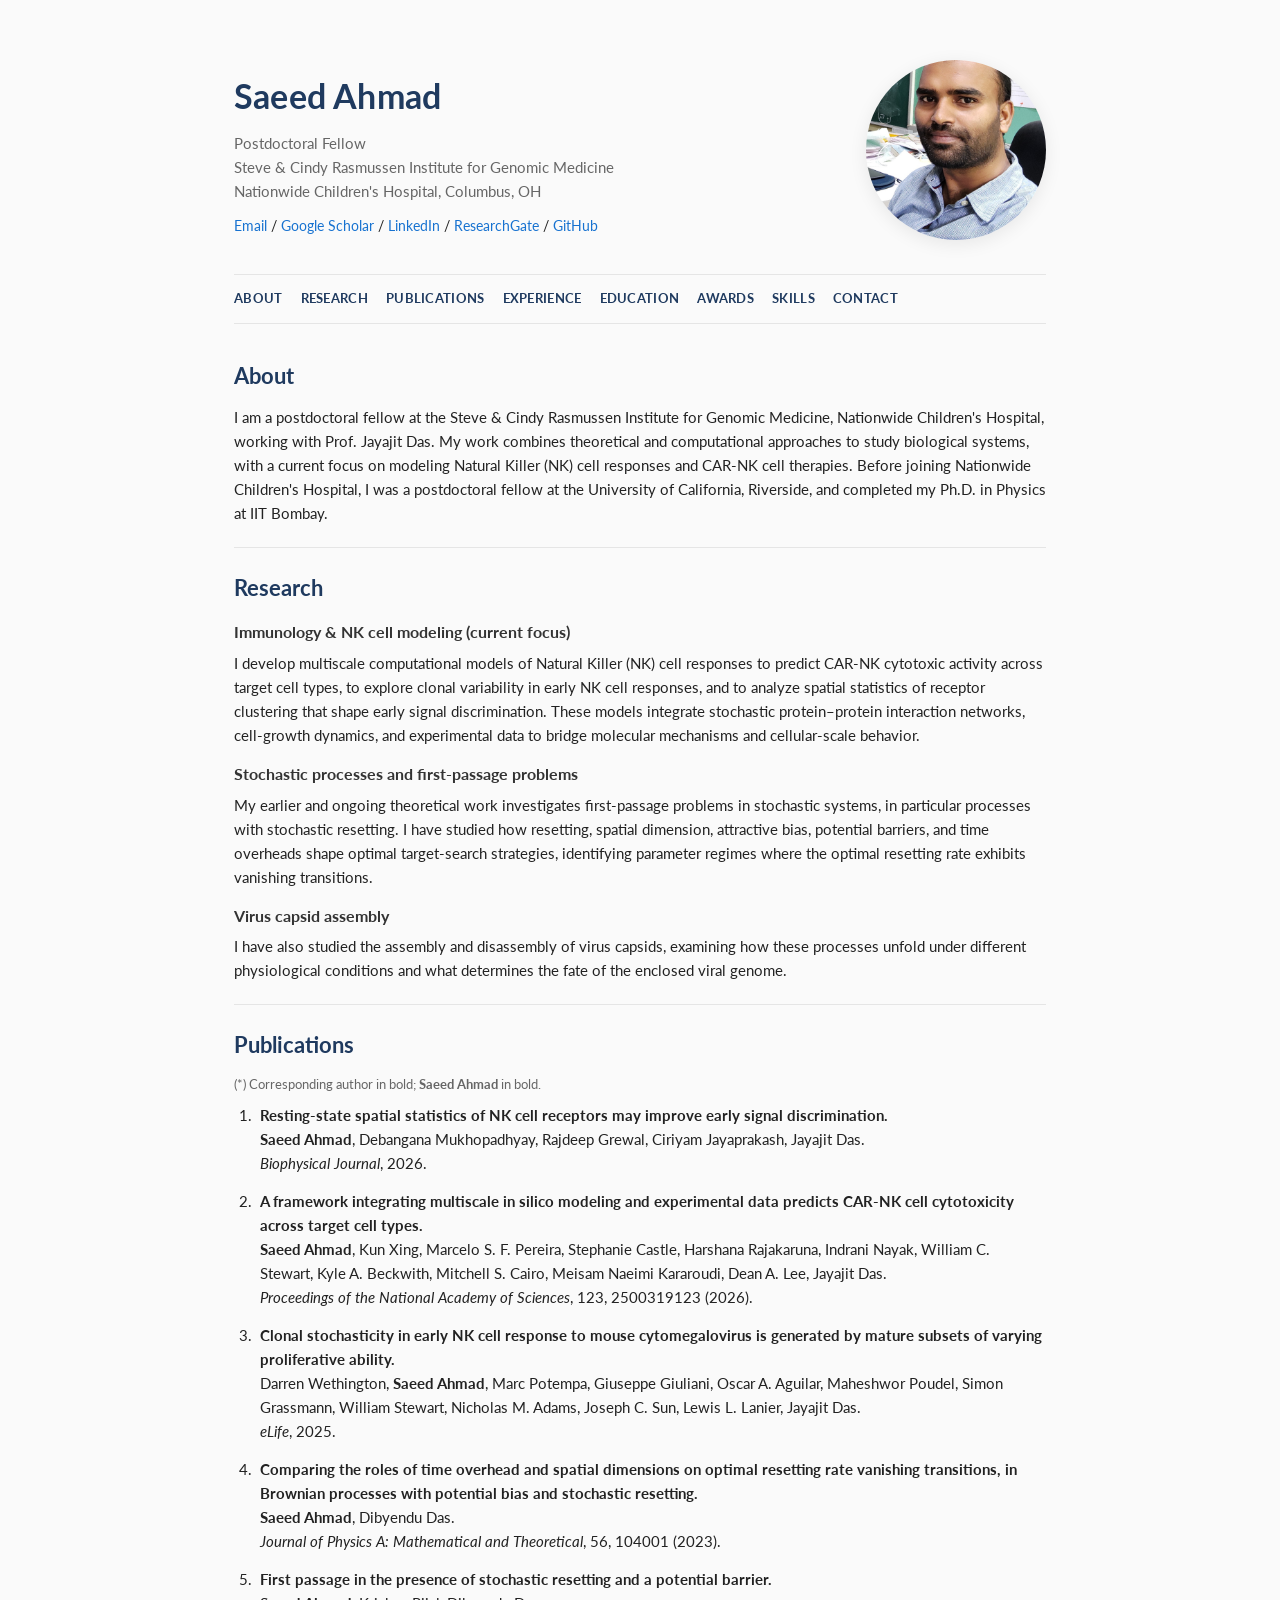
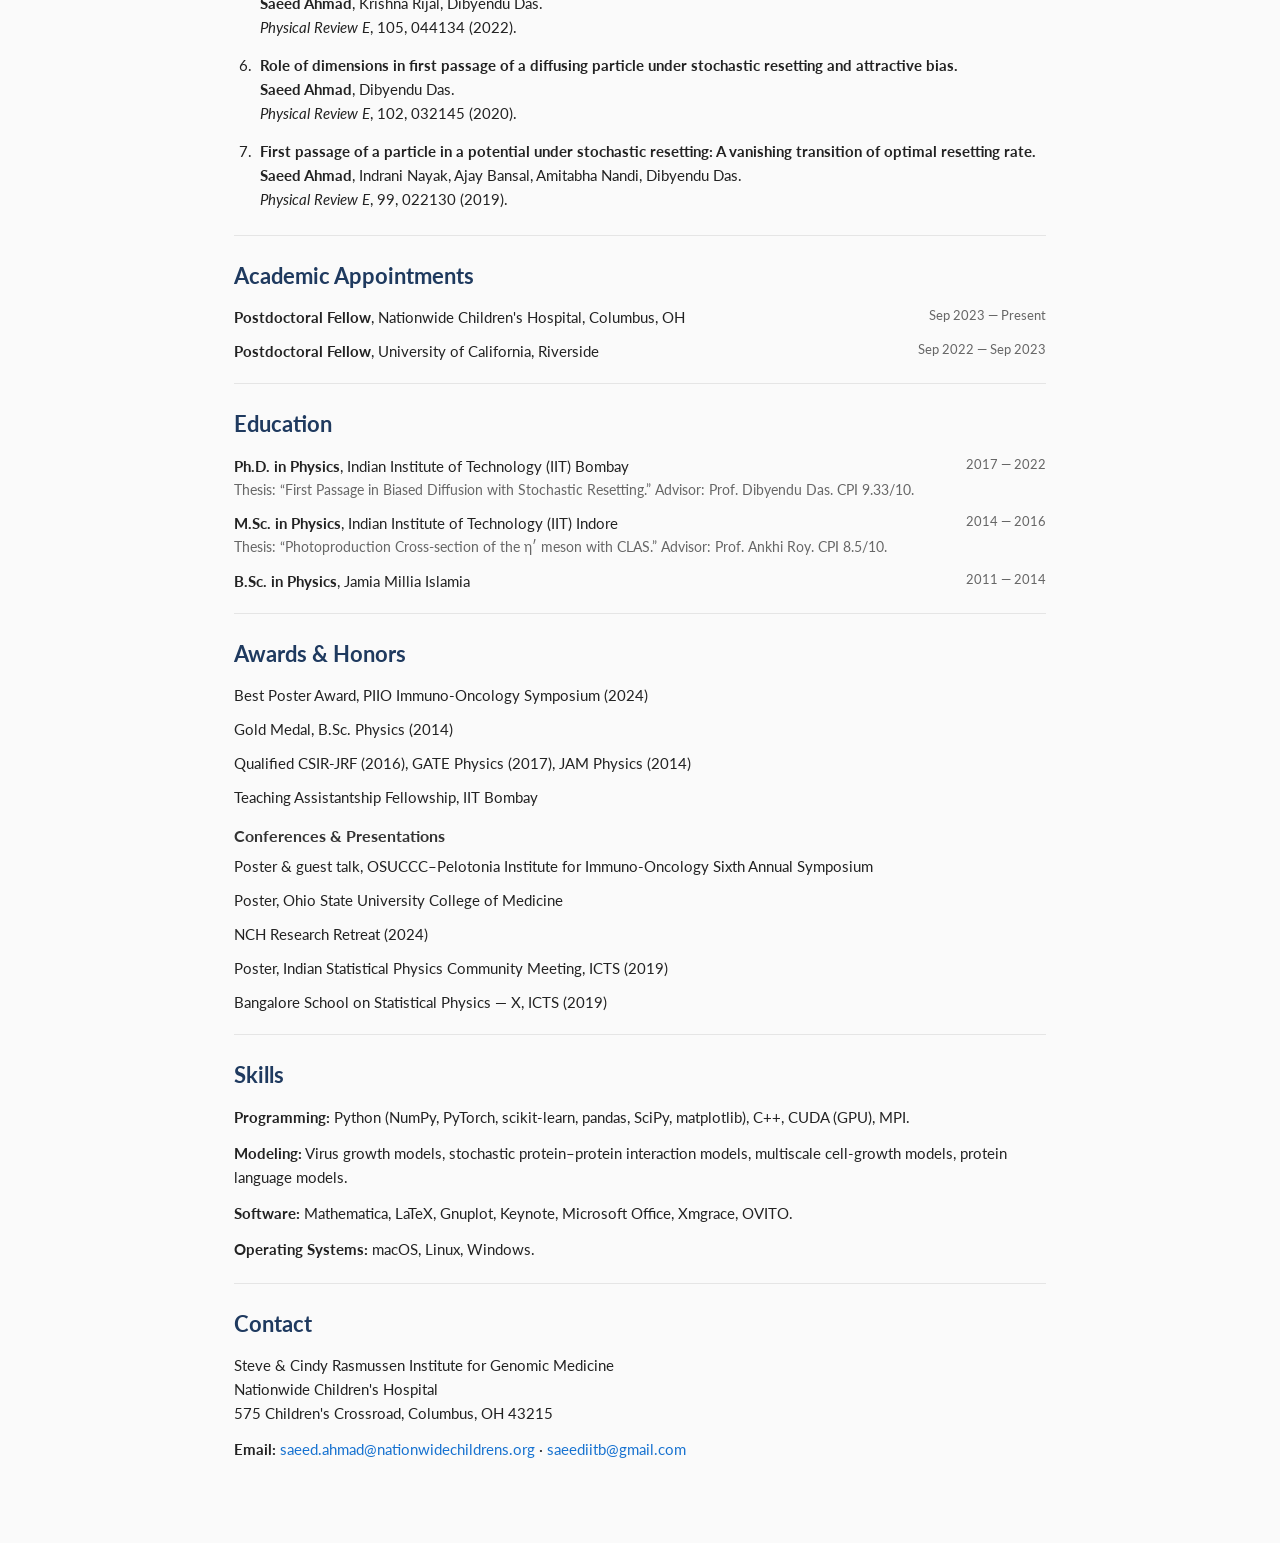
<file: index_full.html>
<!DOCTYPE html>
<html lang="en">
<head>
  <meta charset="UTF-8">
  <title>Saeed Ahmad</title>
  <meta name="viewport" content="width=device-width, initial-scale=1">
  <meta name="description" content="Saeed Ahmad — Postdoctoral fellow at Nationwide Children's Hospital. Computational biology, stochastic processes, and NK cell immunology.">
  <link rel="stylesheet" href="stylesheet.css">
  <link href="https://fonts.googleapis.com/css?family=Lato:400,700&display=swap" rel="stylesheet">
</head>
<body>
  <div class="site-wrapper">

    <!-- ===== Header ===== -->
    <header class="site-header">
      <div class="header-text">
        <h1 class="name">Saeed Ahmad</h1>
        <p class="affiliation">
          Postdoctoral Fellow<br>
          Steve &amp; Cindy Rasmussen Institute for Genomic Medicine<br>
          Nationwide Children's Hospital, Columbus, OH
        </p>
        <p class="contact-line">
          <a href="mailto:saeed.ahmad@nationwidechildrens.org">Email</a> /
          <a href="https://scholar.google.com/citations?user=5NiP6fwAAAAJ&amp;hl=en" target="_blank" rel="noopener">Google Scholar</a> /
          <a href="https://www.linkedin.com/in/saeed-ahmad-b1a531228/" target="_blank" rel="noopener">LinkedIn</a> /
          <a href="https://www.researchgate.net/profile/Saeed-Ahmad-15" target="_blank" rel="noopener">ResearchGate</a> /
          <a href="https://github.com/" target="_blank" rel="noopener">GitHub</a>
        </p>
      </div>
      <div class="header-photo">
        <img src="saeed.jpg" class="profile-photo" alt="Saeed Ahmad">
      </div>
    </header>

    <!-- ===== Navigation ===== -->
    <nav class="site-nav">
      <a href="#about">About</a>
      <a href="#research">Research</a>
      <a href="#publications">Publications</a>
      <a href="#experience">Experience</a>
      <a href="#education">Education</a>
      <a href="#awards">Awards</a>
      <a href="#skills">Skills</a>
      <a href="#contact">Contact</a>
    </nav>

    <!-- ===== About ===== -->
    <section id="about" class="section">
      <h2>About</h2>
      <p>
        I am a postdoctoral fellow at the Steve &amp; Cindy Rasmussen Institute for Genomic Medicine,
        Nationwide Children's Hospital, working with Prof. Jayajit Das. My work combines
        theoretical and computational approaches to study biological systems, with a current focus on
        modeling Natural Killer (NK) cell responses and CAR-NK cell therapies. Before joining
        Nationwide Children's Hospital, I was a postdoctoral fellow at the University of California,
        Riverside, and completed my Ph.D. in Physics at IIT Bombay.
      </p>
    </section>

    <!-- ===== Research ===== -->
    <section id="research" class="section">
      <h2>Research</h2>

      <h3>Immunology &amp; NK cell modeling (current focus)</h3>
      <p>
        I develop multiscale computational models of Natural Killer (NK) cell responses to
        predict CAR-NK cytotoxic activity across target cell types, to explore clonal variability
        in early NK cell responses, and to analyze spatial statistics of receptor clustering that
        shape early signal discrimination. These models integrate stochastic protein–protein
        interaction networks, cell-growth dynamics, and experimental data to bridge molecular
        mechanisms and cellular-scale behavior.
      </p>

      <h3>Stochastic processes and first-passage problems</h3>
      <p>
        My earlier and ongoing theoretical work investigates first-passage problems in
        stochastic systems, in particular processes with stochastic resetting. I have studied
        how resetting, spatial dimension, attractive bias, potential barriers, and time overheads
        shape optimal target-search strategies, identifying parameter regimes where the optimal
        resetting rate exhibits vanishing transitions.
      </p>

      <h3>Virus capsid assembly</h3>
      <p>
        I have also studied the assembly and disassembly of virus capsids, examining how these
        processes unfold under different physiological conditions and what determines the fate
        of the enclosed viral genome.
      </p>
    </section>

    <!-- ===== Publications ===== -->
    <section id="publications" class="section">
      <h2>Publications</h2>
      <p class="pub-note">(*) Corresponding author in bold; <strong>Saeed Ahmad</strong> in bold.</p>

      <ol class="pub-list">
        <li>
          <span class="papertitle">Resting-state spatial statistics of NK cell receptors may improve early signal discrimination.</span><br>
          <strong>Saeed Ahmad</strong>, Debangana Mukhopadhyay, Rajdeep Grewal, Ciriyam Jayaprakash, Jayajit Das.<br>
          <em>Biophysical Journal</em>, 2026.
        </li>
        <li>
          <span class="papertitle">A framework integrating multiscale in silico modeling and experimental data predicts CAR-NK cell cytotoxicity across target cell types.</span><br>
          <strong>Saeed Ahmad</strong>, Kun Xing, Marcelo S. F. Pereira, Stephanie Castle, Harshana Rajakaruna, Indrani Nayak, William C. Stewart, Kyle A. Beckwith, Mitchell S. Cairo, Meisam Naeimi Kararoudi, Dean A. Lee, Jayajit Das.<br>
          <em>Proceedings of the National Academy of Sciences</em>, 123, 2500319123 (2026).
        </li>
        <li>
          <span class="papertitle">Clonal stochasticity in early NK cell response to mouse cytomegalovirus is generated by mature subsets of varying proliferative ability.</span><br>
          Darren Wethington, <strong>Saeed Ahmad</strong>, Marc Potempa, Giuseppe Giuliani, Oscar A. Aguilar, Maheshwor Poudel, Simon Grassmann, William Stewart, Nicholas M. Adams, Joseph C. Sun, Lewis L. Lanier, Jayajit Das.<br>
          <em>eLife</em>, 2025.
        </li>
        <li>
          <span class="papertitle">Comparing the roles of time overhead and spatial dimensions on optimal resetting rate vanishing transitions, in Brownian processes with potential bias and stochastic resetting.</span><br>
          <strong>Saeed Ahmad</strong>, Dibyendu Das.<br>
          <em>Journal of Physics A: Mathematical and Theoretical</em>, 56, 104001 (2023).
        </li>
        <li>
          <span class="papertitle">First passage in the presence of stochastic resetting and a potential barrier.</span><br>
          <strong>Saeed Ahmad</strong>, Krishna Rijal, Dibyendu Das.<br>
          <em>Physical Review E</em>, 105, 044134 (2022).
        </li>
        <li>
          <span class="papertitle">Role of dimensions in first passage of a diffusing particle under stochastic resetting and attractive bias.</span><br>
          <strong>Saeed Ahmad</strong>, Dibyendu Das.<br>
          <em>Physical Review E</em>, 102, 032145 (2020).
        </li>
        <li>
          <span class="papertitle">First passage of a particle in a potential under stochastic resetting: A vanishing transition of optimal resetting rate.</span><br>
          <strong>Saeed Ahmad</strong>, Indrani Nayak, Ajay Bansal, Amitabha Nandi, Dibyendu Das.<br>
          <em>Physical Review E</em>, 99, 022130 (2019).
        </li>
      </ol>
    </section>

    <!-- ===== Experience ===== -->
    <section id="experience" class="section">
      <h2>Academic Appointments</h2>
      <ul class="clean-list">
        <li>
          <strong>Postdoctoral Fellow</strong>, Nationwide Children's Hospital, Columbus, OH
          <span class="date">Sep 2023 — Present</span>
        </li>
        <li>
          <strong>Postdoctoral Fellow</strong>, University of California, Riverside
          <span class="date">Sep 2022 — Sep 2023</span>
        </li>
      </ul>
    </section>

    <!-- ===== Education ===== -->
    <section id="education" class="section">
      <h2>Education</h2>
      <ul class="clean-list">
        <li>
          <strong>Ph.D. in Physics</strong>, Indian Institute of Technology (IIT) Bombay
          <span class="date">2017 — 2022</span><br>
          <span class="sub">Thesis: “First Passage in Biased Diffusion with Stochastic Resetting.” Advisor: Prof. Dibyendu Das. CPI 9.33/10.</span>
        </li>
        <li>
          <strong>M.Sc. in Physics</strong>, Indian Institute of Technology (IIT) Indore
          <span class="date">2014 — 2016</span><br>
          <span class="sub">Thesis: “Photoproduction Cross-section of the η′ meson with CLAS.” Advisor: Prof. Ankhi Roy. CPI 8.5/10.</span>
        </li>
        <li>
          <strong>B.Sc. in Physics</strong>, Jamia Millia Islamia
          <span class="date">2011 — 2014</span>
        </li>
      </ul>
    </section>

    <!-- ===== Awards & Conferences ===== -->
    <section id="awards" class="section">
      <h2>Awards &amp; Honors</h2>
      <ul class="clean-list">
        <li>Best Poster Award, PIIO Immuno-Oncology Symposium (2024)</li>
        <li>Gold Medal, B.Sc. Physics (2014)</li>
        <li>Qualified CSIR-JRF (2016), GATE Physics (2017), JAM Physics (2014)</li>
        <li>Teaching Assistantship Fellowship, IIT Bombay</li>
      </ul>

      <h3>Conferences &amp; Presentations</h3>
      <ul class="clean-list">
        <li>Poster &amp; guest talk, OSUCCC–Pelotonia Institute for Immuno-Oncology Sixth Annual Symposium</li>
        <li>Poster, Ohio State University College of Medicine</li>
        <li>NCH Research Retreat (2024)</li>
        <li>Poster, Indian Statistical Physics Community Meeting, ICTS (2019)</li>
        <li>Bangalore School on Statistical Physics — X, ICTS (2019)</li>
      </ul>
    </section>

    <!-- ===== Skills ===== -->
    <section id="skills" class="section">
      <h2>Skills</h2>
      <p>
        <strong>Programming:</strong> Python (NumPy, PyTorch, scikit-learn, pandas, SciPy, matplotlib), C++, CUDA (GPU), MPI.
      </p>
      <p>
        <strong>Modeling:</strong> Virus growth models, stochastic protein–protein interaction models, multiscale cell-growth models, protein language models.
      </p>
      <p>
        <strong>Software:</strong> Mathematica, LaTeX, Gnuplot, Keynote, Microsoft Office, Xmgrace, OVITO.
      </p>
      <p>
        <strong>Operating Systems:</strong> macOS, Linux, Windows.
      </p>
    </section>

    <!-- ===== Contact ===== -->
    <section id="contact" class="section">
      <h2>Contact</h2>
      <p>
        Steve &amp; Cindy Rasmussen Institute for Genomic Medicine<br>
        Nationwide Children's Hospital<br>
        575 Children's Crossroad, Columbus, OH 43215
      </p>
      <p>
        <strong>Email:</strong>
        <a href="mailto:saeed.ahmad@nationwidechildrens.org">saeed.ahmad@nationwidechildrens.org</a> ·
        <a href="mailto:saeediitb@gmail.com">saeediitb@gmail.com</a>
      </p>
    </section>

  </div>
</body>
</html>
</file>
<file: stylesheet.css>
/* =========================================================
   Saeed Ahmad — researcher homepage
   Clean, responsive, single-column layout
   ========================================================= */

:root {
  --bg: #fafafa;
  --text: #222;
  --muted: #666;
  --link: #1772d0;
  --link-hover: #f09228;
  --border: #e5e5e5;
  --accent: #1f3a5f;
  --max-width: 860px;
}

* { box-sizing: border-box; }

html, body {
  margin: 0;
  padding: 0;
  background: var(--bg);
  color: var(--text);
  font-family: 'Lato', Verdana, Helvetica, sans-serif;
  font-size: 15px;
  line-height: 1.6;
  -webkit-font-smoothing: antialiased;
}

a {
  color: var(--link);
  text-decoration: none;
  transition: color 0.15s ease-in-out;
}
a:hover, a:focus { color: var(--link-hover); }

p { margin: 0 0 12px 0; }

/* ---------- Layout wrapper ---------- */
.site-wrapper {
  max-width: var(--max-width);
  margin: 0 auto;
  padding: 40px 24px 60px 24px;
}

/* ---------- Header ---------- */
.site-header {
  display: flex;
  flex-direction: row;
  align-items: center;
  gap: 32px;
  padding: 20px 0 28px 0;
  border-bottom: 1px solid var(--border);
}
.header-text { flex: 1 1 auto; }
.header-photo {
  flex: 0 0 auto;
  width: 180px;
  max-width: 35%;
}
.profile-photo {
  width: 100%;
  border-radius: 50%;
  object-fit: cover;
  aspect-ratio: 1 / 1;
  box-shadow: 0 4px 18px rgba(0,0,0,0.08);
}

.name {
  margin: 0 0 8px 0;
  font-size: 34px;
  font-weight: 700;
  letter-spacing: 0.2px;
  color: var(--accent);
}
.affiliation {
  margin: 0 0 12px 0;
  color: var(--muted);
  font-size: 15px;
}
.contact-line {
  margin: 0;
  font-size: 14px;
}

/* ---------- Navigation ---------- */
.site-nav {
  display: flex;
  flex-wrap: wrap;
  gap: 6px 18px;
  padding: 14px 0;
  margin: 0 0 12px 0;
  border-bottom: 1px solid var(--border);
  font-size: 14px;
}
.site-nav a {
  color: var(--accent);
  font-weight: 700;
  letter-spacing: 0.3px;
  text-transform: uppercase;
  font-size: 12.5px;
}
.site-nav a:hover { color: var(--link-hover); }

/* ---------- Sections ---------- */
.section {
  padding: 22px 0 10px 0;
  border-bottom: 1px solid var(--border);
}
.section:last-of-type { border-bottom: none; }

.section h2 {
  margin: 0 0 12px 0;
  font-size: 22px;
  font-weight: 700;
  color: var(--accent);
}
.section h3 {
  margin: 14px 0 6px 0;
  font-size: 16px;
  font-weight: 700;
  color: #333;
}

/* ---------- Publications ---------- */
.pub-note {
  font-size: 13px;
  color: var(--muted);
  margin-bottom: 8px;
}
.pub-list {
  list-style: decimal;
  padding-left: 22px;
  margin: 0;
}
.pub-list li {
  margin-bottom: 14px;
  padding-left: 4px;
}
.papertitle {
  font-weight: 700;
  color: #222;
}

/* ---------- Clean lists ---------- */
.clean-list {
  list-style: none;
  margin: 0;
  padding: 0;
}
.clean-list li {
  margin-bottom: 10px;
}
.clean-list .date {
  float: right;
  color: var(--muted);
  font-size: 13px;
}
.clean-list .sub {
  display: block;
  color: var(--muted);
  font-size: 13.5px;
  margin-top: 2px;
}

/* ---------- Responsive ---------- */
@media (max-width: 640px) {
  .site-wrapper { padding: 20px 16px 40px 16px; }
  .site-header {
    flex-direction: column-reverse;
    align-items: center;
    text-align: center;
    gap: 16px;
  }
  .header-photo { width: 140px; max-width: 60%; }
  .name { font-size: 28px; }
  .clean-list .date {
    float: none;
    display: block;
    margin-top: 2px;
  }
  .site-nav { justify-content: center; }
}

/* ---------- Accessibility ---------- */
:focus-visible {
  outline: 2px solid var(--link-hover);
  outline-offset: 2px;
}
</file>
